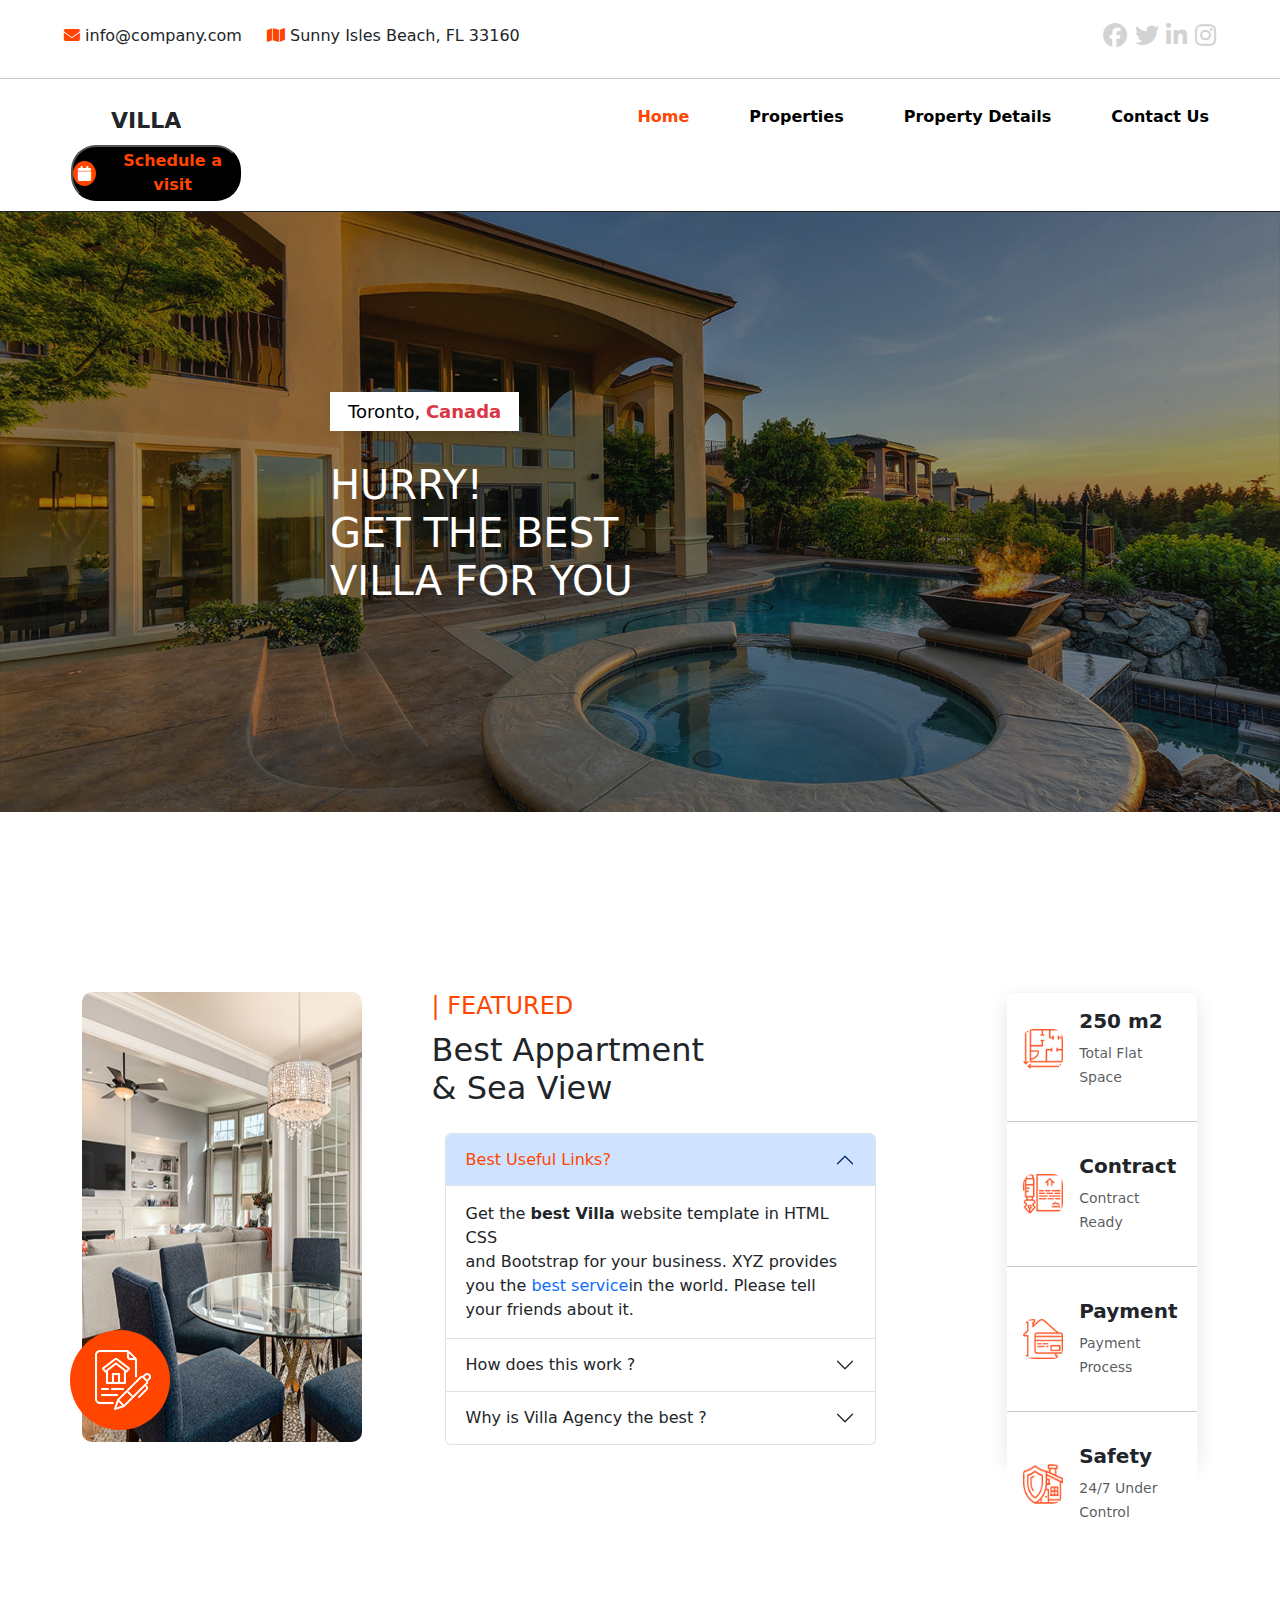
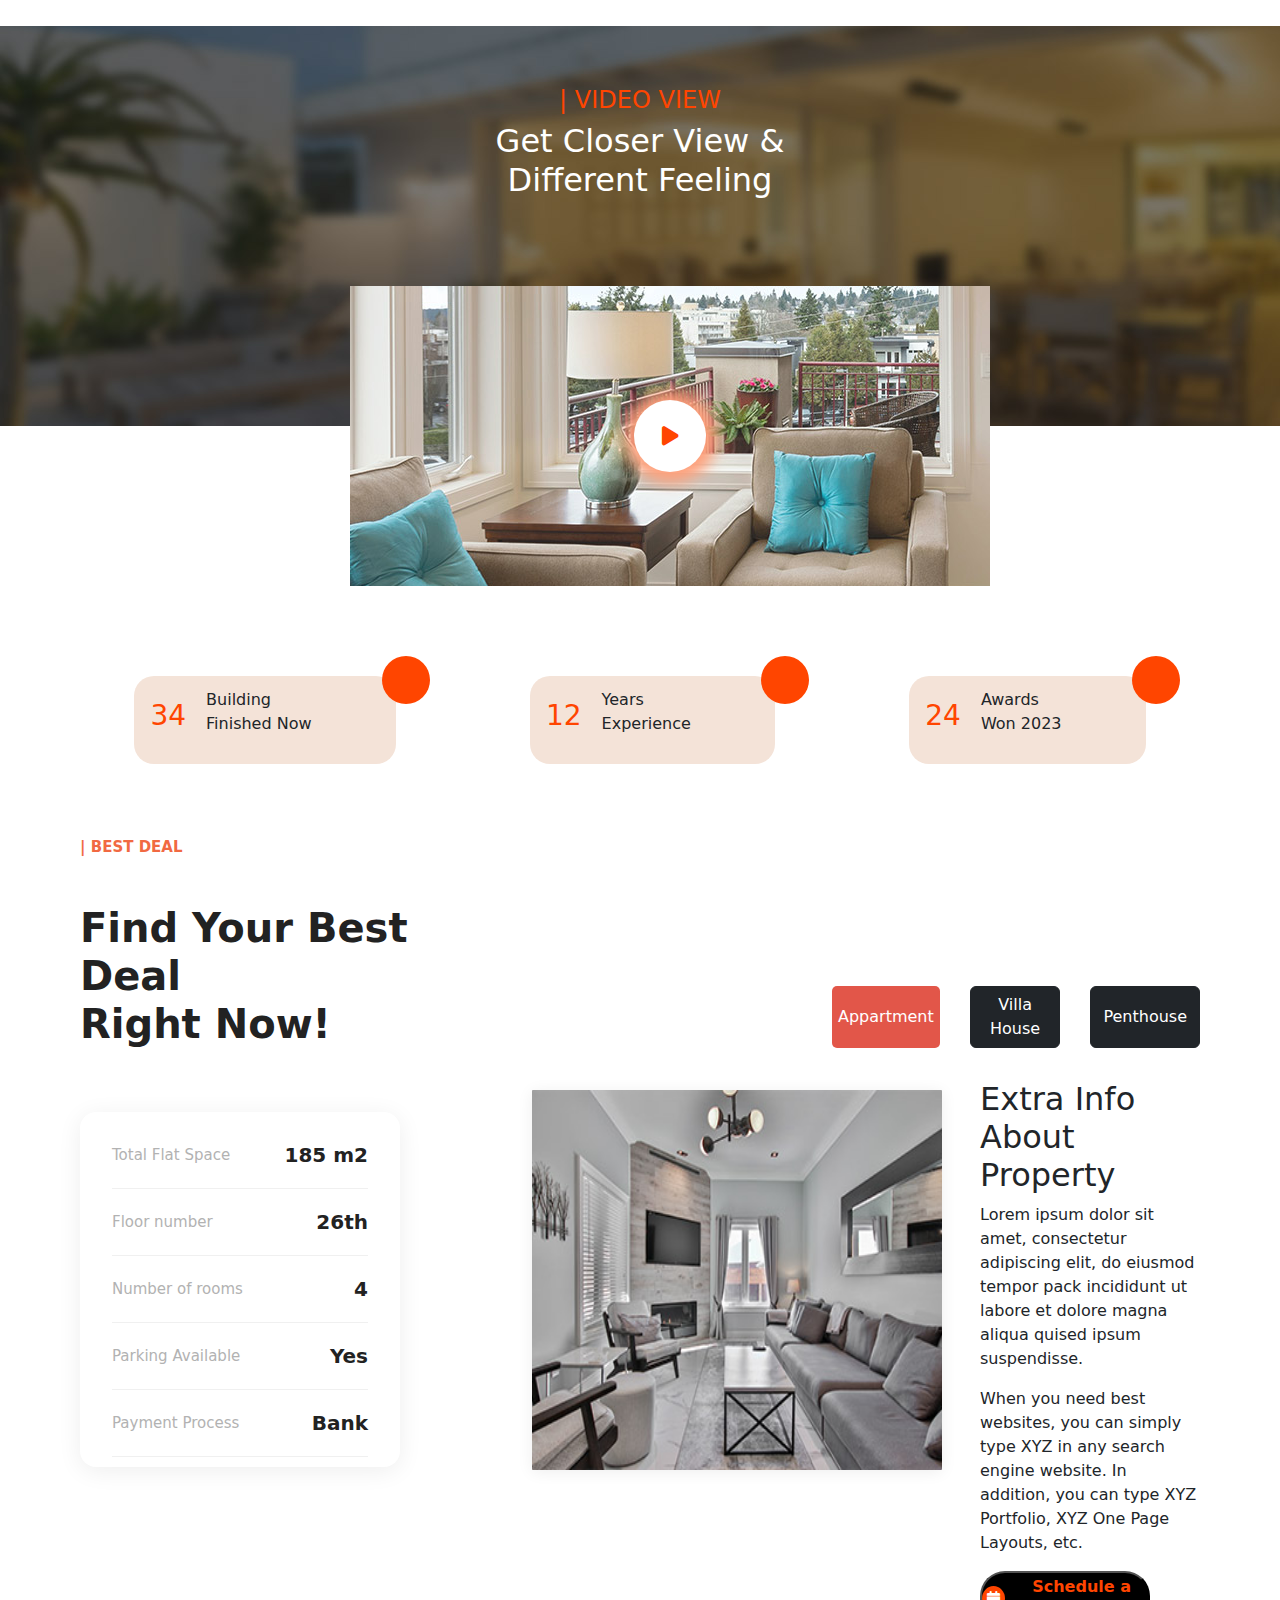
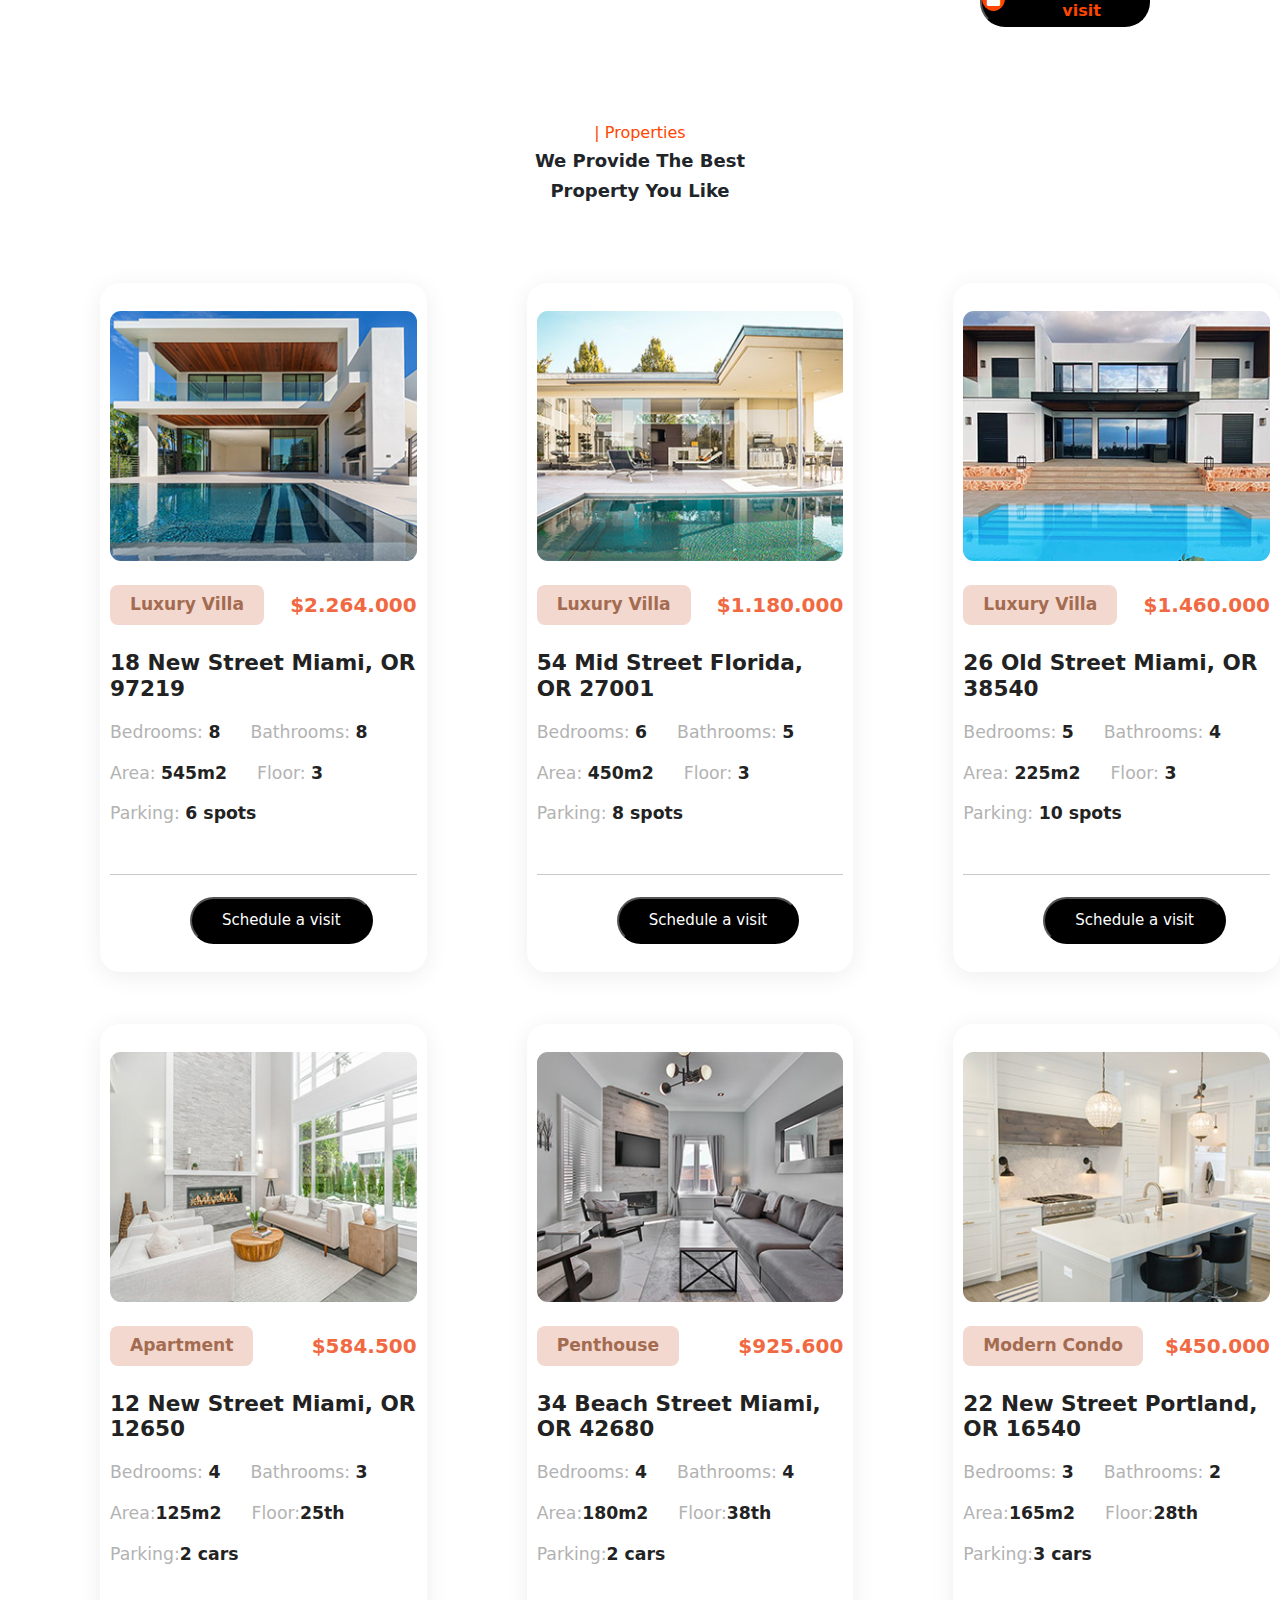
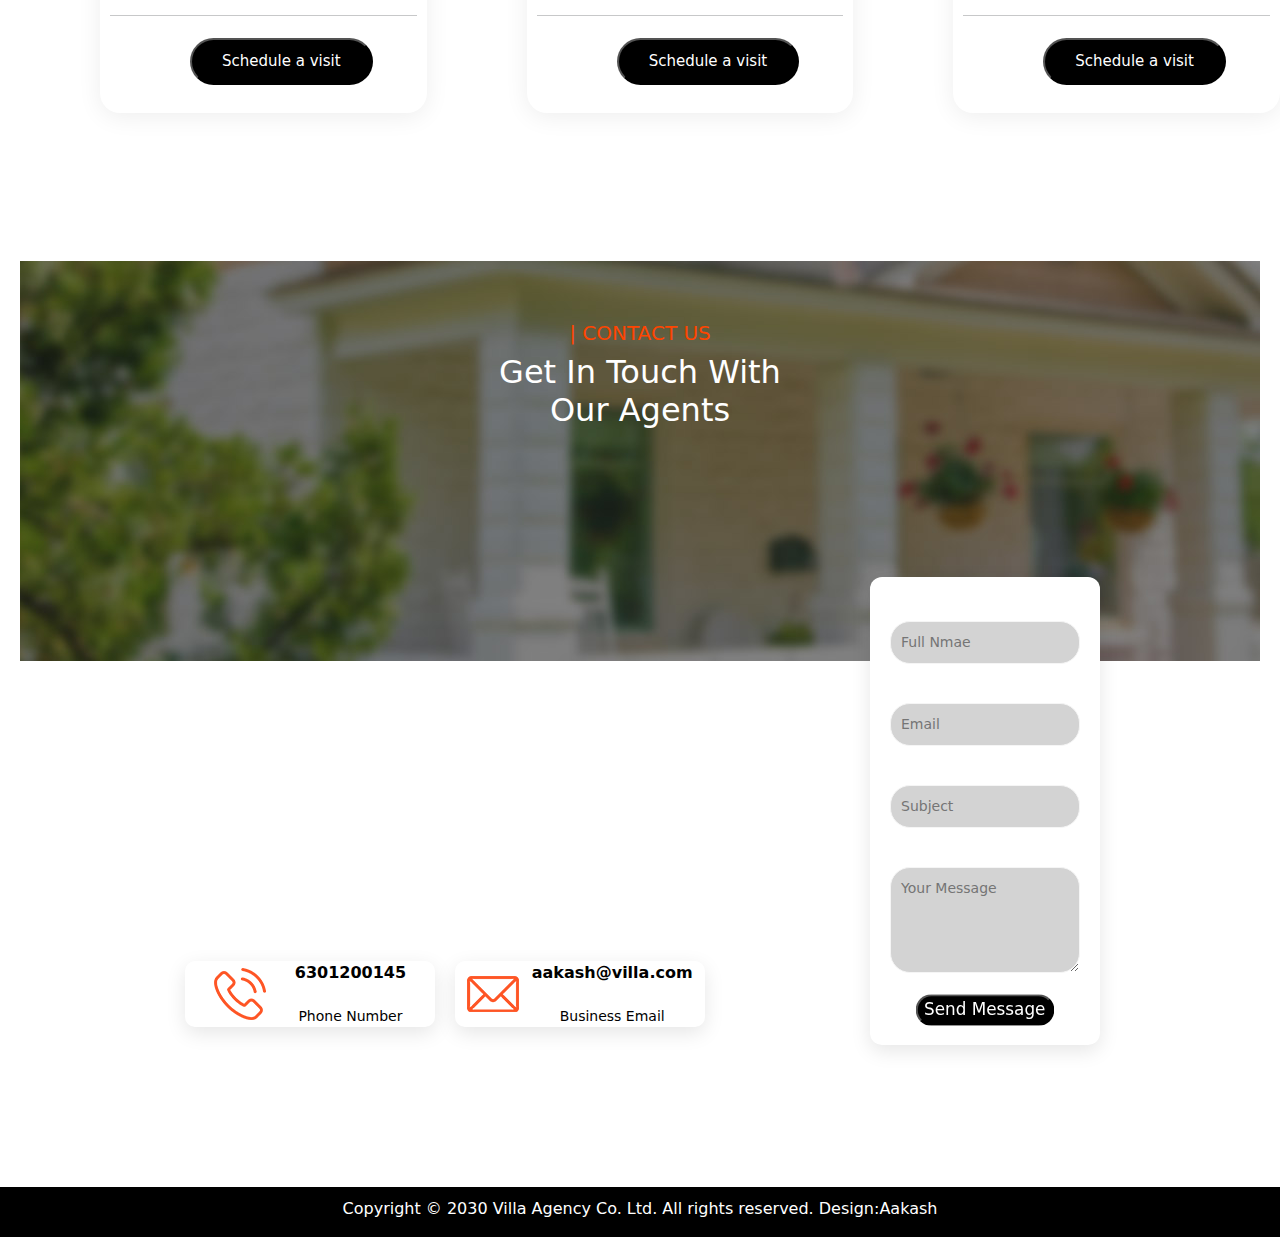
<file: index.html>
<!DOCTYPE html>
<html lang="en">

<head>
  <meta charset="UTF-8">
  <meta name="viewport" content="width=device-width, initial-scale=1.0">
  <title>Villas</title>
  <link rel="stylesheet" href="https://cdnjs.cloudflare.com/ajax/libs/font-awesome/6.4.0/css/all.min.css" />
  <link rel="stylesheet" href="./style.css">

  <!-- Bootstrap CSS CDN -->
  <link href="https://cdn.jsdelivr.net/npm/bootstrap@5.3.3/dist/css/bootstrap.min.css" rel="stylesheet">
  <!-- Bootstrap Icons CDN -->
  <link href="https://cdn.jsdelivr.net/npm/bootstrap-icons@1.10.5/font/bootstrap-icons.css" rel="stylesheet">

</head>

<body>
  <!-- Top Info Bar -->
  <!--top information bar-->
  <header class="header">
    <div class="top-bar">
      <div class="email">
        <i class="fas fa-envelope"></i>
        <span>info@company.com </span>

        <i class="fas fa-map"></i>
        <span>Sunny Isles Beach, FL 33160</span>
      </div>
      <div class="social-icons">

        <a href="#"><i class="fa-brands fa-facebook"></i></a></span>
        <a href="#"><i class="fab fa-twitter"></i></a></span>
        <a href="#"><i class="fab fa-linkedin-in"></i></a></span>
        <a href="#"><i class="fab fa-instagram"></i></a></span>
      </div>
    </div>
  </header>
  <hr>
  <!-- Navbar -->

  <nav class="navbar" id="navbar">
    <div class="container">
      <h2 class="logo">VILLA</h2>
      <ul class="nav-links">
        <li><a href="#" class="active1">Home</a></li>
        <li><a href="./properties.html">Properties</a></li>
        <li><a href="./propertydetails.html">Property Details</a></li>
        <li><a href="./Contact Us.html">Contact Us</a></li>
      </ul>
      <button class="schedule-btn">
        <span class="icon"><i class="fa-solid fa-calendar"></i></span>
        Schedule a visit
      </button>
    </div>
  </nav>
  <!-- Hero Section -->
  <div class="hero-section">

    <img src="./assets/images/banner-01.jpg" alt="Villa" class="hero-img">
    <div class="hero-content">
      <span class="location-badge">Toronto, <span class="text-danger">Canada</span></span>
      <h1>HURRY!<br>GET THE BEST<br>VILLA FOR YOU</h1>
    </div>
  </div>
  <br><br><br><br><br>




  <section class="featured container">
    <div class="featured-start">
      <div class="featured-left">
        <img src="./assets/images/featured.jpg" alt="Apartment">
      </div>

      <div class="featured-middle">
        <h4 class="section-tag">| FEATURED</h4>
        <h2>Best Appartment <br>
          & Sea View</h2>

        <div class="accordion" id="accordionExample">
          <div class="accordion-item">
            <h2 class="accordion-header">
              <button class="accordion-button" type="button" data-bs-toggle="collapse" data-bs-target="#collapseOne"
                aria-expanded="true" aria-controls="collapseOne" id="active">
                Best Useful Links?
              </button>
            </h2>
            <div id="collapseOne" class="accordion-collapse collapse show" data-bs-parent="#accordionExample">
              <div class="accordion-body">
                Get the <b>best Villa</b> website template in HTML CSS <br>
                and Bootstrap for your business. XYZ provides <br>
                you the <a href="#">best service</a>in the world.
                Please tell your friends about it.
              </div>
            </div>
          </div>
          <div class="accordion-item">
            <h2 class="accordion-header">
              <button class="accordion-button collapsed" type="button" data-bs-toggle="collapse"
                data-bs-target="#collapseTwo" aria-expanded="false" aria-controls="collapseTwo">
                How does this work ?
              </button>
            </h2>
            <div id="collapseTwo" class="accordion-collapse collapse" data-bs-parent="#accordionExample">
              <div class="accordion-body">
                Get the <b>best Villa</b> website template in HTML CSS <br>
                and Bootstrap for your business. XYZ provides <br>
                you the <a href="#">best service</a>in the world.
                Please tell your friends about it.
              </div>
            </div>
          </div>
          <div class="accordion-item">
            <h2 class="accordion-header">
              <button class="accordion-button collapsed" type="button" data-bs-toggle="collapse"
                data-bs-target="#collapseThree" aria-expanded="false" aria-controls="collapseThree">
                Why is Villa Agency the best ?
              </button>
            </h2>
            <div id="collapseThree" class="accordion-collapse collapse" data-bs-parent="#accordionExample">
              <div class="accordion-body">
                Get the <b>best Villa</b> website template in HTML CSS <br>
                and Bootstrap for your business. XYZ provides <br>
                you the <a href="#">best service</a>in the world.
                Please tell your friends about it.
              </div>
            </div>
          </div>
        </div>
      </div>

      <div class="cards">
        <div class="card p-3  border-0 mb-3">
          <div class="d-flex align-items-center">
            <img src="./assets/images/info-icon-01.png" alt="Area" class="feature-icon me-3">
            <div>
              <h5 class="fw-bold">250 m2</h5>
              <small class="text-muted">Total Flat Space</small>
            </div>
          </div>
        </div>
        <hr>

        <div class="card p-3  border-0 mb-3">
          <div class="d-flex align-items-center">
            <img src="./assets/images/info-icon-02.png" alt="Contract" class="feature-icon me-3">
            <div>
              <h5 class=" fw-bold">Contract</h5>
              <small class="text-muted">Contract Ready</small>
            </div>
          </div>
        </div>
        <hr>

        <div class="card p-3  border-0 mb-3">
          <div class="d-flex align-items-center">
            <img src="./assets/images/info-icon-03.png" alt="Payment" class="feature-icon me-3">
            <div>
              <h5 class="fw-bold">Payment</h5>
              <small class="text-muted">Payment Process</small>
            </div>
          </div>
        </div>
        <hr>

        <div class="card p-3  border-0">
          <div class="d-flex align-items-center">
            <img src="./assets/images/info-icon-04.png" alt="Safety" class="feature-icon me-3">
            <div>
              <h5 class="fw-bold">Safety</h5>
              <small class="text-muted">24/7 Under Control</small>
            </div>
          </div>
        </div>
      </div>
    </div>
    <div class="featuredicon">

    </div>
  </section>
  <br><br><br><br>

  <div class="videoview">
    <h4 class="video-tag">| VIDEO VIEW</h4>
    <h2>Get Closer View & <br> Different Feeling</h2>
    <div class="videoframe">
      <div class="play-btn"><i class="fa fa-play"></i></div>
    </div>
  </div>

  <div class="stats">

    <div class="stat">
      <h3>34</h3>
      <p>Building <br> Finished Now</p>
      <div class="stat-circle"></div>
    </div>

    <div class="stat">
      <h3>12</h3>
      <p>Years <br> Experience</p>
      <div class="stat-circle"></div>
    </div>

    <div class="stat">
      <h3>24</h3>
      <p>Awards <br> Won 2023</p>
      <div class="stat-circle"></div>
    </div>
  </div>
 
  <br><br><br>
  <div class="container1">
    <div class="left-section">
      <span class="label">| BEST DEAL</span><br>
      <h1 class="deal">Find Your Best Deal<br>Right Now!</h1><br>

      <div class="property-details">
        <div class="detail-row">
          <span>Total Flat Space</span>
          <span class="detail-value">185 m2</span>
        </div>
        <div class="detail-row">
          <span>Floor number</span>
          <span class="detail-value">26th</span>
        </div>
        <div class="detail-row">
          <span>Number of rooms</span>
          <span class="detail-value">4</span>
        </div>
        <div class="detail-row">
          <span>Parking Available</span>
          <span class="detail-value">Yes</span>
        </div>
        <div class="detail-row">
          <span>Payment Process</span>
          <span class="detail-value">Bank</span>
        </div>
      </div>
    </div>
    <div class="right-section">
      <div class="button-group">
        <button class="active2">Appartment</button>
        <button class="btn btn-dark">Villa House</button>
        <button class="btn btn-dark">Penthouse</button>
      </div>
      <div class="property">
        <img src="./assets/images/property-05.jpg" alt="Living Room" class="property-image">
        <div class="info-section">
          <h2 class="info-title">Extra Info About Property</h2>
          <p class="info-desc">
            Lorem ipsum dolor sit amet, consectetur adipiscing elit, do eiusmod tempor pack incididunt ut labore et
            dolore magna aliqua quised ipsum suspendisse.
          </p>
          <p class="info-desc">
            When you need best websites, you can simply type XYZ in any search engine website. In addition, you can type
            XYZ Portfolio, XYZ One Page Layouts, etc.
          </p>
          <button class="schedule-btn">
            <span class="icon"><i class="fa-solid fa-calendar"></i></span>
            Schedule a visit
          </button>
        </div>
      </div>
    </div>
  </div>
  <br><br><br><br>
  <div class="name">
    <h6>| Properties</h6><br>
  </div>
  <div class="matter">
    <h6> We Provide The Best</h6>
    <h5> Property You Like</h5>
  </div>
  <br><br><br>
  <div class="villa-list">
    <div class="villa-card">
      <img src="./assets/images/property-01.jpg" alt="Villa 1" class="villa-image">
      <div class="villa-row">
        <span class="villa-type">Luxury Villa</span>
        <span class="villa-price">$2.264.000</span>
      </div>
      <h2 class="villa-title">18 New Street Miami, OR 97219</h2>
      <div class="villa-info">
        <span>Bedrooms: <b>8</b></span>
        <span>Bathrooms: <b>8</b></span>
        <span>Area: <b>545m2</b></span>
        <span>Floor: <b>3</b></span>
        <span>Parking: <b>6 spots</b></span>
      </div>
      <hr class="villa-divider">
      <button class="villa-btn">Schedule a visit</button>
    </div>
    <div class="villa-card">
      <img src="./assets/images/property-02.jpg" alt="Villa 1" class="villa-image">
      <div class="villa-row">
        <span class="villa-type">Luxury Villa</span>
        <span class="villa-price">$1.180.000</span>
      </div>
      <h2 class="villa-title">54 Mid Street Florida, OR 27001</h2>
      <div class="villa-info">
        <span>Bedrooms: <b>6</b></span>
        <span>Bathrooms: <b>5</b></span>
        <span>Area: <b>450m2</b></span>
        <span>Floor: <b>3</b></span>
        <span>Parking: <b>8 spots</b></span>
      </div>
      <hr class="villa-divider">
      <button class="villa-btn">Schedule a visit</button>
    </div>
    <div class="villa-card">
      <img src="./assets/images/property-03.jpg" alt="Villa 1" class="villa-image">
      <div class="villa-row">
        <span class="villa-type">Luxury Villa</span>
        <span class="villa-price">$1.460.000</span>
      </div>
      <h2 class="villa-title">26 Old Street Miami, OR 38540</h2>
      <div class="villa-info">
        <span>Bedrooms: <b>5</b></span>
        <span>Bathrooms: <b>4</b></span>
        <span>Area: <b>225m2</b></span>
        <span>Floor: <b>3</b></span>
        <span>Parking: <b>10 spots</b></span>
      </div>
      <hr class="villa-divider">
      <button class="villa-btn">Schedule a visit</button>
    </div>
  </div>
  <br><br>
  <div class="villa-list">
    <div class="villa-card">
      <img src="./assets/images/property-04.jpg" alt="Villa 1" class="villa-image">
      <div class="villa-row">
        <span class="villa-type">Apartment</span>
        <span class="villa-price">$584.500</span>
      </div>
      <h2 class="villa-title">12 New Street Miami, OR 12650</h2>
      <div class="villa-info">
        <span>Bedrooms: <b>4</b></span>
        <span>Bathrooms: <b>3</b></span>
        <span>Area:<b>125m2</b></span>
        <span>Floor:<b>25th</b></span>
        <span>Parking:<b>2 cars</b></span>
      </div>
      <hr class="villa-divider">
      <button class="villa-btn">Schedule a visit</button>
    </div>
    <div class="villa-card">
      <img src="./assets/images/property-05.jpg" alt="Villa 1" class="villa-image">
      <div class="villa-row">
        <span class="villa-type">Penthouse</span>
        <span class="villa-price">$925.600</span>
      </div>
      <h2 class="villa-title">34 Beach Street Miami, OR 42680</h2>
      <div class="villa-info">
        <span>Bedrooms: <b>4</b></span>
        <span>Bathrooms: <b>4</b></span>
        <span>Area:<b>180m2</b></span>
        <span>Floor:<b>38th</b></span>
        <span>Parking:<b>2 cars</b></span>
      </div>
      <hr class="villa-divider">
      <button class="villa-btn">Schedule a visit</button>
    </div>
    <div class="villa-card">
      <img src="./assets/images/property-06.jpg" alt="Villa 1" class="villa-image">
      <div class="villa-row">
        <span class="villa-type">Modern Condo</span>
        <span class="villa-price">$450.000</span>
      </div>
      <h2 class="villa-title">22 New Street Portland, OR 16540</h2>
      <div class="villa-info">
        <span>Bedrooms: <b>3</b></span>
        <span>Bathrooms: <b>2</b></span>
        <span>Area:<b>165m2</b></span>
        <span>Floor:<b>28th</b></span>
        <span>Parking:<b>3 cars</b></span>
      </div>
      <hr class="villa-divider">
      <button class="villa-btn">Schedule a visit</button>
    </div>
  </div>
  <br><br><br><br>
  <section class="contact-section">
    <div class="title">
      <h5 class="sub-title">| CONTACT US</h5>
      <h2>Get In Touch With <br> Our Agents</h2>

      <div class="contact-container">
        <div class="map">
          <iframe
            src="https://www.google.com/maps/embed?pb=!1m18!1m12!1m3!1d25594.543844300773!2d80.39232400710935!3d15.794370930116106!2m3!1f0!2f0!3f0!3m2!1i1024!2i768!4f13.1!3m3!1m2!1s0x3a4a443000000001%3A0x632fd24d77cf437!2zQ2hpcmFsYSBCZWFjaCwg4LCa4LGA4LCw4LC-4LCyIOCwrOCxgOCwmuCxjQ!5e1!3m2!1sen!2sin!4v1758000900683!5m2!1sen!2sin"
            width="600" height="450" style="border:0;" allowfullscreen="" loading="lazy"
            referrerpolicy="no-referrer-when-downgrade">
            width="600" height="450" style="border:0;" allowfullscreen="" loading="lazy"
            referrerpolicy="no-referrer-when-downgrade">
          </iframe>
        </div>

        <div class="form">
          <form>
            <label for="name"> Name</label>
            <input type="text" id="name" name="name" placeholder="Full Nmae">

            <label for="email">Email</label>
            <input type="email" id="email" name="email" placeholder="Email">


            <label for="subject">Subject</label>
            <input type="subject" id="subject" name="subject" placeholder="Subject">

            <label for="message">Message</label>
            <textarea placeholder="Your Message" rows="4"></textarea>
            <button class="submit">Send Message</button>
          </form>
        </div>
      </div>
    </div>

    <div class="info-boxes">
      <div class="info">
        <img src="./assets/images/phone-icon.png" alt="phone">
        <p><strong>6301200145</strong><br>Phone Number</p>
      </div>
      <div class="info">
        <img src="./assets/images/email-icon.png" alt="mail">
        <p><strong>aakash@villa.com</strong><br>Business Email</p>
      </div>
    </div>
  </section>
  <footer>
    <p>Copyright © 2030 Villa Agency Co. Ltd. All rights reserved. Design:Aakash</p>
  </footer>



  <script src="https://cdn.jsdelivr.net/npm/bootstrap@5.3.8/dist/js/bootstrap.bundle.min.js"
    integrity="sha384-FKyoEForCGlyvwx9Hj09JcYn3nv7wiPVlz7YYwJrWVcXK/BmnVDxM+D2scQbITxI" crossorigin="anonymous">
    </script>

</body>

</html>
</file>
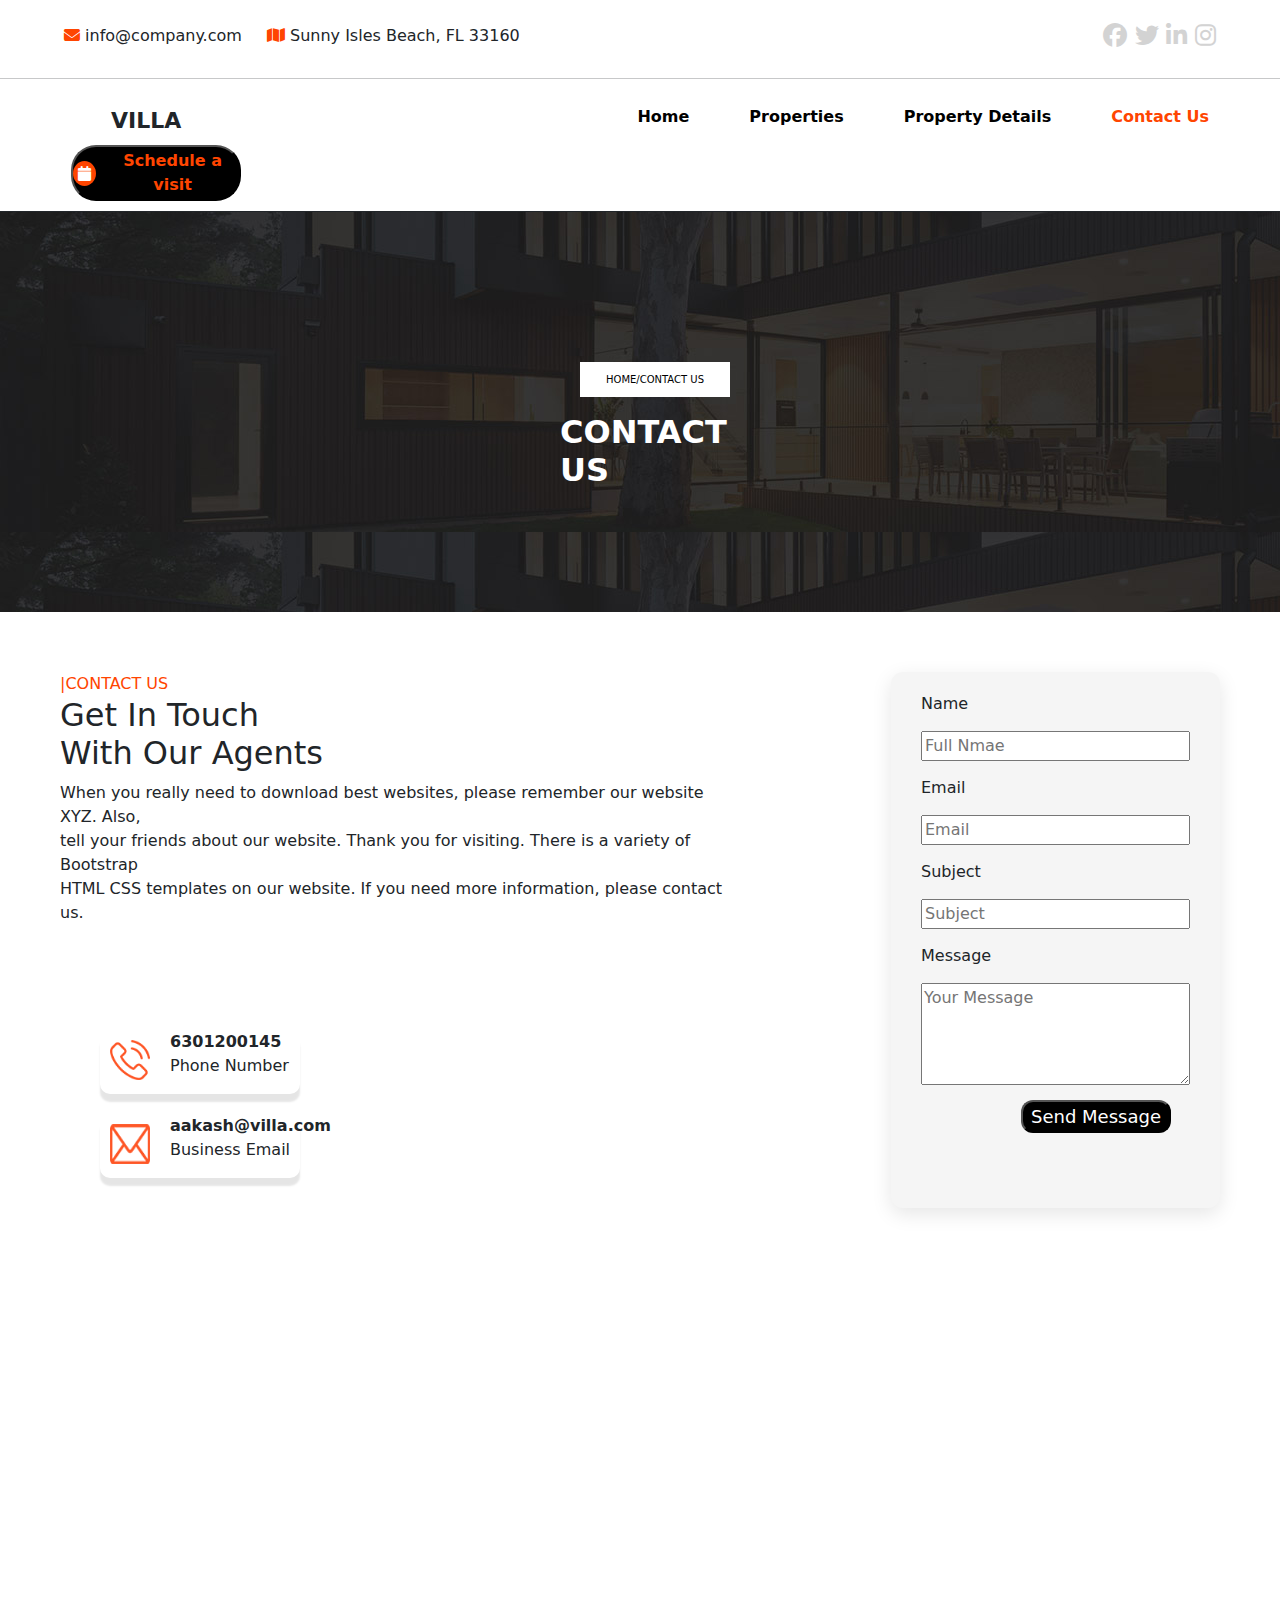
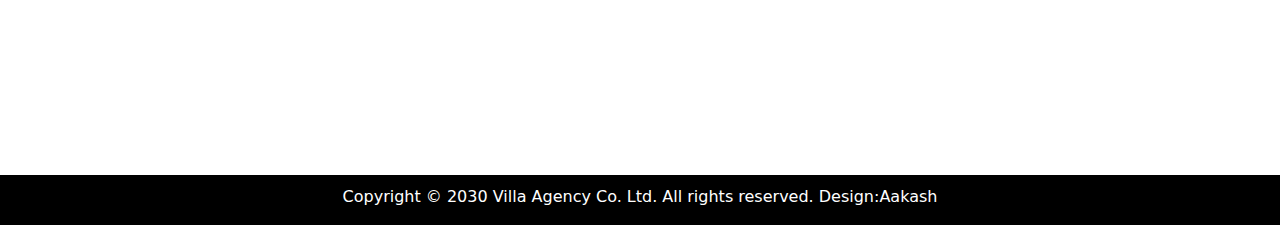
<file: Contact Us.html>
<!DOCTYPE html>
<html lang="en">

<head>
    <meta charset="UTF-8">
    <meta name="viewport" content="width=device-width, initial-scale=1.0">
    <title>Contact Us</title>
    <link rel="stylesheet" href="./style.css">
    <link rel="stylesheet" href="https://cdnjs.cloudflare.com/ajax/libs/font-awesome/6.4.0/css/all.min.css" />
    <!-- Bootstrap CSS CDN -->
    <link href="https://cdn.jsdelivr.net/npm/bootstrap@5.3.3/dist/css/bootstrap.min.css" rel="stylesheet">
    <!-- Bootstrap Icons CDN -->
    <link href="https://cdn.jsdelivr.net/npm/bootstrap-icons@1.10.5/font/bootstrap-icons.css" rel="stylesheet">

</head>

<body>
    <header class="header">
        <div class="top-bar">
            <div class="email">
                <i class="fas fa-envelope"></i>
                <span>info@company.com </span>

                <i class="fas fa-map"></i>
                <span>Sunny Isles Beach, FL 33160</span>
            </div>
            <div class="social-icons">

                <a href=""><i class="fa-brands fa-facebook"></i></a></span>
                <a href=""><i class="fab fa-twitter"></i></a></span>
                <a href=""><i class="fab fa-linkedin-in"></i></a></span>
                <a href=""><i class="fab fa-instagram"></i></a></span>
            </div>
        </div>
    </header>
    <hr>
    <!-- Navbar -->
  
    <nav class="navbar" id="navbar">
        <div class="container">
            <h2 class="logo">VILLA</h2>
            <ul class="nav-links">
                <li><a href="./index.html">Home</a></li>
                <li><a href="./properties.html">Properties</a></li>
                <li><a href="./propertydetails.html">Property Details</a></li>
                <li><a href="#" class="active4">Contact Us</a></li>
            </ul>
            <button class="schedule-btn">
                <span class="icon"><i class="fa-solid fa-calendar"></i></span>
                Schedule a visit
            </button>
        </div>
    </nav>
    <section class="head">
        <div class="propertyheader">
            <p>HOME/CONTACT US</p>
            <h2>CONTACT US</h2>
        </div>
    </section>

    <section class="contact-table">
        <div class="contact-table1">
            <!-- Left Side: Info -->
            <div class="contact-title">
                <span class="tag">|CONTACT US</span>
                <h2>Get In Touch <br> With Our Agents</h2>
                <p>
                    When you really need to download best websites, please remember our website XYZ. Also, <br>
                    tell your friends about our website. Thank you for visiting. There is a variety of Bootstrap
                    <br>
                    HTML CSS templates on our website. If you need more information, please contact us.
                </p>

                <div class="info-box">
                    <div class="info-item ">
                        <img src="./assets/images/phone-icon.png" alt="">
                        <div>
                            <strong>6301200145</strong><br>
                            <p>Phone Number</p>
                        </div>

                    </div>
                    <div class="info-item">
                        <img src="./assets/images/email-icon.png" alt="">
                        <div>
                            <strong>aakash@villa.com</strong><br>
                            <p> Business Email</p>
                        </div>
                    </div>
                </div>
            </div>

            <!-- Right Side: Form -->

            <div class="form1">
                <form>
                    <label for="name"> Name</label>
                    <input type="text" id="name" name="name" placeholder="Full Nmae">

                    <label for="email">Email</label>
                    <input type="email" id="email" name="email" placeholder="Email">


                    <label for="subject">Subject</label>
                    <input type="subject" id="subject" name="subject" placeholder="Subject">
                    <label for="message">Message</label>
                    <textarea placeholder="Your Message" rows="4"></textarea>
                    <button class="submit1">Send Message</button>
                </form>
            </div>
        </div>
    </section>

    <!-- Contact Sections Starts Here -->

    <!-- Maps Sections Starts Here -->


    <iframe
        src="https://www.google.com/maps/embed?pb=!1m18!1m12!1m3!1d25588.15467445092!2d80.50164850719166!3d15.844856127338128!2m3!1f0!2f0!3f0!3m2!1i1024!2i768!4f13.1!3m3!1m2!1s0x3a4a39248cb229c3%3A0x96f9ee9acc8f8c43!2sSuryalanka%20Beach!5e1!3m2!1sen!2sin!4v1758013029869!5m2!1sen!2sin"
        width="600" height="450" style="border:0;" allowfullscreen="" loading="lazy"
        referrerpolicy="no-referrer-when-downgrade" class="googlemap"></iframe>




    <footer>
        <p>Copyright © 2030 Villa Agency Co. Ltd. All rights reserved. Design:Aakash</p>
    </footer>
    <script src="https://cdn.jsdelivr.net/npm/bootstrap@5.3.8/dist/js/bootstrap.bundle.min.js"
        integrity="sha384-FKyoEForCGlyvwx9Hj09JcYn3nv7wiPVlz7YYwJrWVcXK/BmnVDxM+D2scQbITxI" crossorigin="anonymous">
        </script>
</body>

</html>
</file>
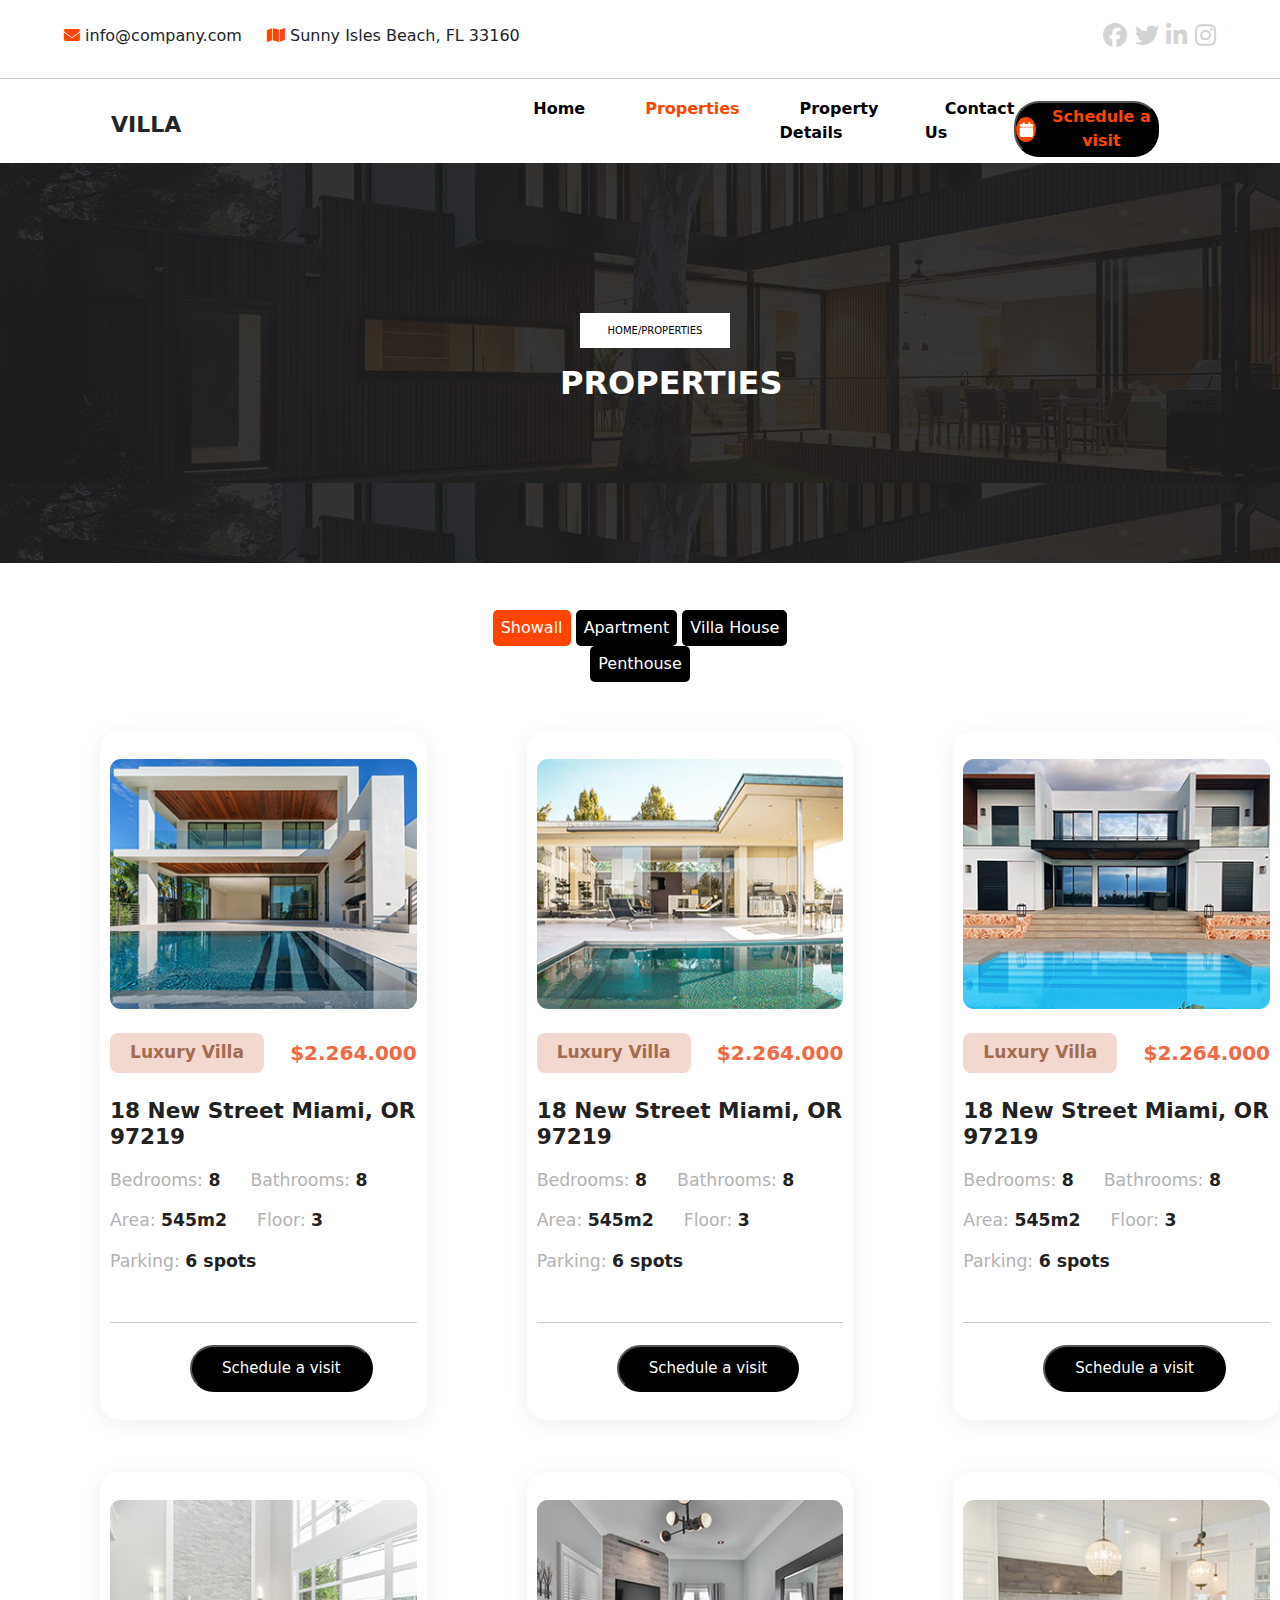
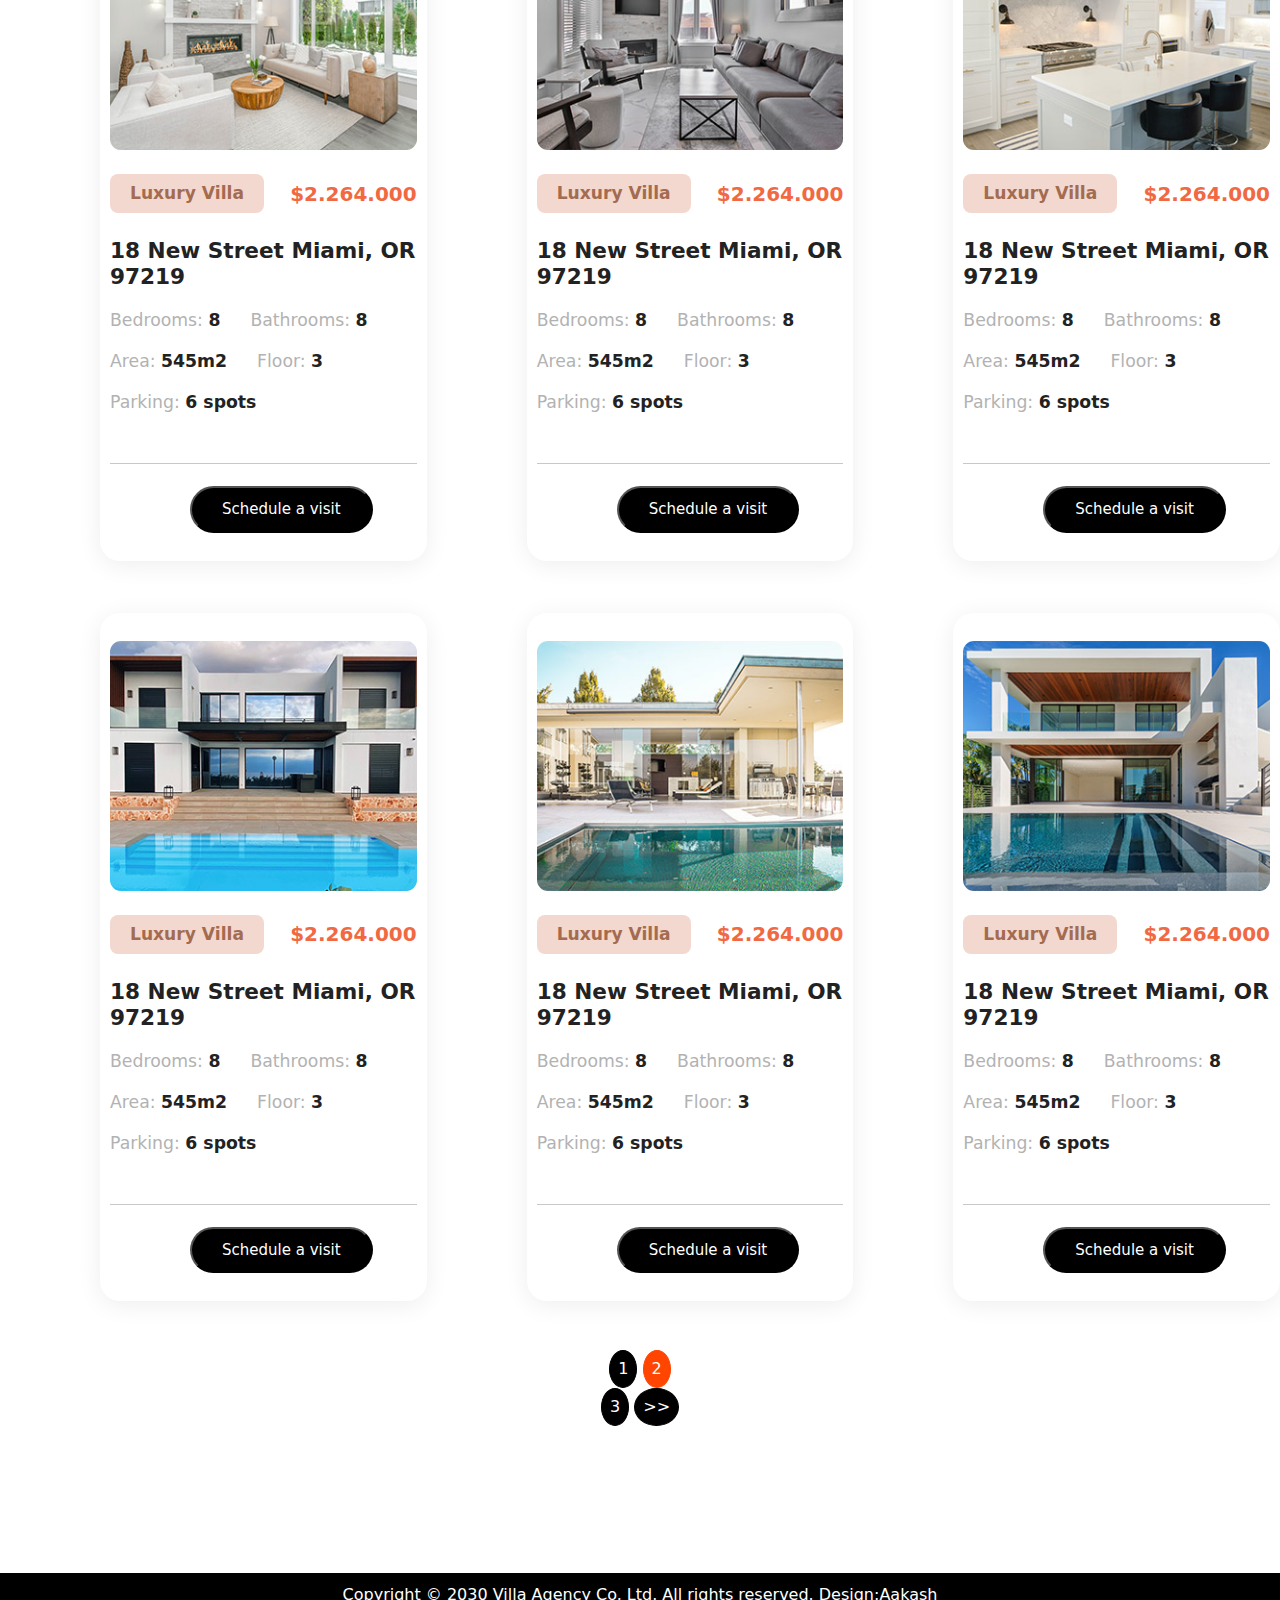
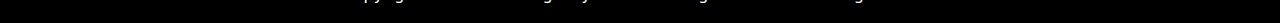
<file: properties.html>
<!DOCTYPE html>
<html lang="en">

<head>
    <meta charset="UTF-8">
    <meta name="viewport" content="width=device-width, initial-scale=1.0">
    <title>Villas</title>
    <link rel="stylesheet" href="https://cdnjs.cloudflare.com/ajax/libs/font-awesome/6.4.0/css/all.min.css" />
    <link rel="stylesheet" href="./style.css">

    <!-- Bootstrap CSS CDN -->
    <link href="https://cdn.jsdelivr.net/npm/bootstrap@5.3.3/dist/css/bootstrap.min.css" rel="stylesheet">
    <!-- Bootstrap Icons CDN -->
    <link href="https://cdn.jsdelivr.net/npm/bootstrap-icons@1.10.5/font/bootstrap-icons.css" rel="stylesheet">

</head>

<body>
    <!-- Top Info Bar -->
    <!--top information bar-->
    <header class="header">
        <div class="top-bar">
            <div class="email">
                <i class="fas fa-envelope"></i>
                <span>info@company.com </span>

                <i class="fas fa-map"></i>
                <span>Sunny Isles Beach, FL 33160</span>
            </div>
            <div class="social-icons">

                <a href=""><i class="fa-brands fa-facebook"></i></a></span>
                <a href=""><i class="fab fa-twitter"></i></a></span>
                <a href=""><i class="fab fa-linkedin-in"></i></a></span>
                <a href=""><i class="fab fa-instagram"></i></a></span>
            </div>
        </div>
    </header>
    <hr>
    <!-- Navbar -->
    <nav>
        <div class="container">
            <h2 class="logo">VILLA</h2>
            <ul class="nav-links">
                <li><a href="./index.html" >Home</a></li>
                <li><a href="./properties.html" class="active1">Properties</a></li>
                <li><a href="./propertydetails.html" >Property Details</a></li>
                <li><a href="./Contact Us.html">Contact Us</a></li>
            </ul>
            <button class="schedule-btn">
                <span class="icon"><i class="fa-solid fa-calendar"></i></span>
                Schedule a visit
            </button>
        </div>
    </nav>
    <!-- <div class="hero-section">

        <img src="./assets/images/page-heading-bg.jpg" height="300px" alt="Villa" class="hero-img">
        <div class="hero-content">
            <span class="location-badge">Toronto, <span class="text-danger">Canada</span></span>
            <h1>HURRY!<br>GET THE BEST<br>VILLA FOR YOU</h1>
        </div>
    </div> -->
    <section class="head">
        <div class="propertyheader">
            <p>HOME/PROPERTIES</p>
            <h2>PROPERTIES</h2>

        </div>
    </section>
    <section class="btn">
        <div class="button">
            <button class="active">Showall</button>
            <button class="house">Apartment</button>
            <button class="house">Villa House</button>
            <button class="house">Penthouse</button>
        </div>
    </section>
    <div class="villa-list">
        <div class="villa-card">
            <img src="./assets/images/property-01.jpg" alt="Villa 1" class="villa-image">
            <div class="villa-row">
                <span class="villa-type">Luxury Villa</span>
                <span class="villa-price">$2.264.000</span>
            </div>
            <h2 class="villa-title">18 New Street Miami, OR 97219</h2>
            <div class="villa-info">
                <span>Bedrooms: <b>8</b></span>
                <span>Bathrooms: <b>8</b></span>
                <span>Area: <b>545m2</b></span>
                <span>Floor: <b>3</b></span>
                <span>Parking: <b>6 spots</b></span>
            </div>
            <hr class="villa-divider">
            <button class="villa-btn">Schedule a visit</button>
        </div>
        <div class="villa-card">
            <img src="./assets/images/property-02.jpg" alt="Villa 1" class="villa-image">
            <div class="villa-row">
                <span class="villa-type">Luxury Villa</span>
                <span class="villa-price">$2.264.000</span>
            </div>
            <h2 class="villa-title">18 New Street Miami, OR 97219</h2>
            <div class="villa-info">
                <span>Bedrooms: <b>8</b></span>
                <span>Bathrooms: <b>8</b></span>
                <span>Area: <b>545m2</b></span>
                <span>Floor: <b>3</b></span>
                <span>Parking: <b>6 spots</b></span>
            </div>
            <hr class="villa-divider">
            <button class="villa-btn">Schedule a visit</button>
        </div>
        <div class="villa-card">
            <img src="./assets/images/property-03.jpg" alt="Villa 1" class="villa-image">
            <div class="villa-row">
                <span class="villa-type">Luxury Villa</span>
                <span class="villa-price">$2.264.000</span>
            </div>
            <h2 class="villa-title">18 New Street Miami, OR 97219</h2>
            <div class="villa-info">
                <span>Bedrooms: <b>8</b></span>
                <span>Bathrooms: <b>8</b></span>
                <span>Area: <b>545m2</b></span>
                <span>Floor: <b>3</b></span>
                <span>Parking: <b>6 spots</b></span>
            </div>
            <hr class="villa-divider">
            <button class="villa-btn">Schedule a visit</button>
        </div>
    </div>
    <br><br>
    <div class="villa-list">
        <div class="villa-card">
            <img src="./assets/images/property-04.jpg" alt="Villa 1" class="villa-image">
            <div class="villa-row">
                <span class="villa-type">Luxury Villa</span>
                <span class="villa-price">$2.264.000</span>
            </div>
            <h2 class="villa-title">18 New Street Miami, OR 97219</h2>
            <div class="villa-info">
                <span>Bedrooms: <b>8</b></span>
                <span>Bathrooms: <b>8</b></span>
                <span>Area: <b>545m2</b></span>
                <span>Floor: <b>3</b></span>
                <span>Parking: <b>6 spots</b></span>
            </div>
            <hr class="villa-divider">
            <button class="villa-btn">Schedule a visit</button>
        </div>
        <div class="villa-card">
            <img src="./assets/images/property-05.jpg" alt="Villa 1" class="villa-image">
            <div class="villa-row">
                <span class="villa-type">Luxury Villa</span>
                <span class="villa-price">$2.264.000</span>
            </div>
            <h2 class="villa-title">18 New Street Miami, OR 97219</h2>
            <div class="villa-info">
                <span>Bedrooms: <b>8</b></span>
                <span>Bathrooms: <b>8</b></span>
                <span>Area: <b>545m2</b></span>
                <span>Floor: <b>3</b></span>
                <span>Parking: <b>6 spots</b></span>
            </div>
            <hr class="villa-divider">
            <button class="villa-btn">Schedule a visit</button>
        </div>
        <div class="villa-card">
            <img src="./assets/images/property-06.jpg" alt="Villa 1" class="villa-image">
            <div class="villa-row">
                <span class="villa-type">Luxury Villa</span>
                <span class="villa-price">$2.264.000</span>
            </div>
            <h2 class="villa-title">18 New Street Miami, OR 97219</h2>
            <div class="villa-info">
                <span>Bedrooms: <b>8</b></span>
                <span>Bathrooms: <b>8</b></span>
                <span>Area: <b>545m2</b></span>
                <span>Floor: <b>3</b></span>
                <span>Parking: <b>6 spots</b></span>
            </div>
            <hr class="villa-divider">
            <button class="villa-btn">Schedule a visit</button>
        </div>

    </div>
    <br><br>
    <div class="villa-list">
        <div class="villa-card">
            <img src="./assets/images/property-03.jpg" alt="Villa 1" class="villa-image">
            <div class="villa-row">
                <span class="villa-type">Luxury Villa</span>
                <span class="villa-price">$2.264.000</span>
            </div>
            <h2 class="villa-title">18 New Street Miami, OR 97219</h2>
            <div class="villa-info">
                <span>Bedrooms: <b>8</b></span>
                <span>Bathrooms: <b>8</b></span>
                <span>Area: <b>545m2</b></span>
                <span>Floor: <b>3</b></span>
                <span>Parking: <b>6 spots</b></span>
            </div>
            <hr class="villa-divider">
            <button class="villa-btn">Schedule a visit</button>
        </div>

        <div class="villa-card">
            <img src="./assets/images/property-02.jpg" alt="Villa 1" class="villa-image">
            <div class="villa-row">
                <span class="villa-type">Luxury Villa</span>
                <span class="villa-price">$2.264.000</span>
            </div>
            <h2 class="villa-title">18 New Street Miami, OR 97219</h2>
            <div class="villa-info">
                <span>Bedrooms: <b>8</b></span>
                <span>Bathrooms: <b>8</b></span>
                <span>Area: <b>545m2</b></span>
                <span>Floor: <b>3</b></span>
                <span>Parking: <b>6 spots</b></span>
            </div>
            <hr class="villa-divider">
            <button class="villa-btn">Schedule a visit</button>
        </div>
        <div class="villa-card">
            <img src="./assets/images/property-01.jpg" alt="Villa 1" class="villa-image">
            <div class="villa-row">
                <span class="villa-type">Luxury Villa</span>
                <span class="villa-price">$2.264.000</span>
            </div>
            <h2 class="villa-title">18 New Street Miami, OR 97219</h2>
            <div class="villa-info">
                <span>Bedrooms: <b>8</b></span>
                <span>Bathrooms: <b>8</b></span>
                <span>Area: <b>545m2</b></span>
                <span>Floor: <b>3</b></span>
                <span>Parking: <b>6 spots</b></span>
            </div>
            <hr class="villa-divider">
            <button class="villa-btn">Schedule a visit</button>
        </div>
    </div>
    <section class="btn">
        <div class="number">
            <button class="num">1</button>
            <button class="num1">2</button>
            <button class="num">3</button>
            <button class="num">>></button>
        </div>
    </section>
<footer>
    <p>Copyright © 2030 Villa Agency Co. Ltd. All rights reserved. Design:Aakash</p>
  </footer>



  <script src="https://cdn.jsdelivr.net/npm/bootstrap@5.3.8/dist/js/bootstrap.bundle.min.js"
    integrity="sha384-FKyoEForCGlyvwx9Hj09JcYn3nv7wiPVlz7YYwJrWVcXK/BmnVDxM+D2scQbITxI" crossorigin="anonymous">
    </script>
</body>
</html>
</file>
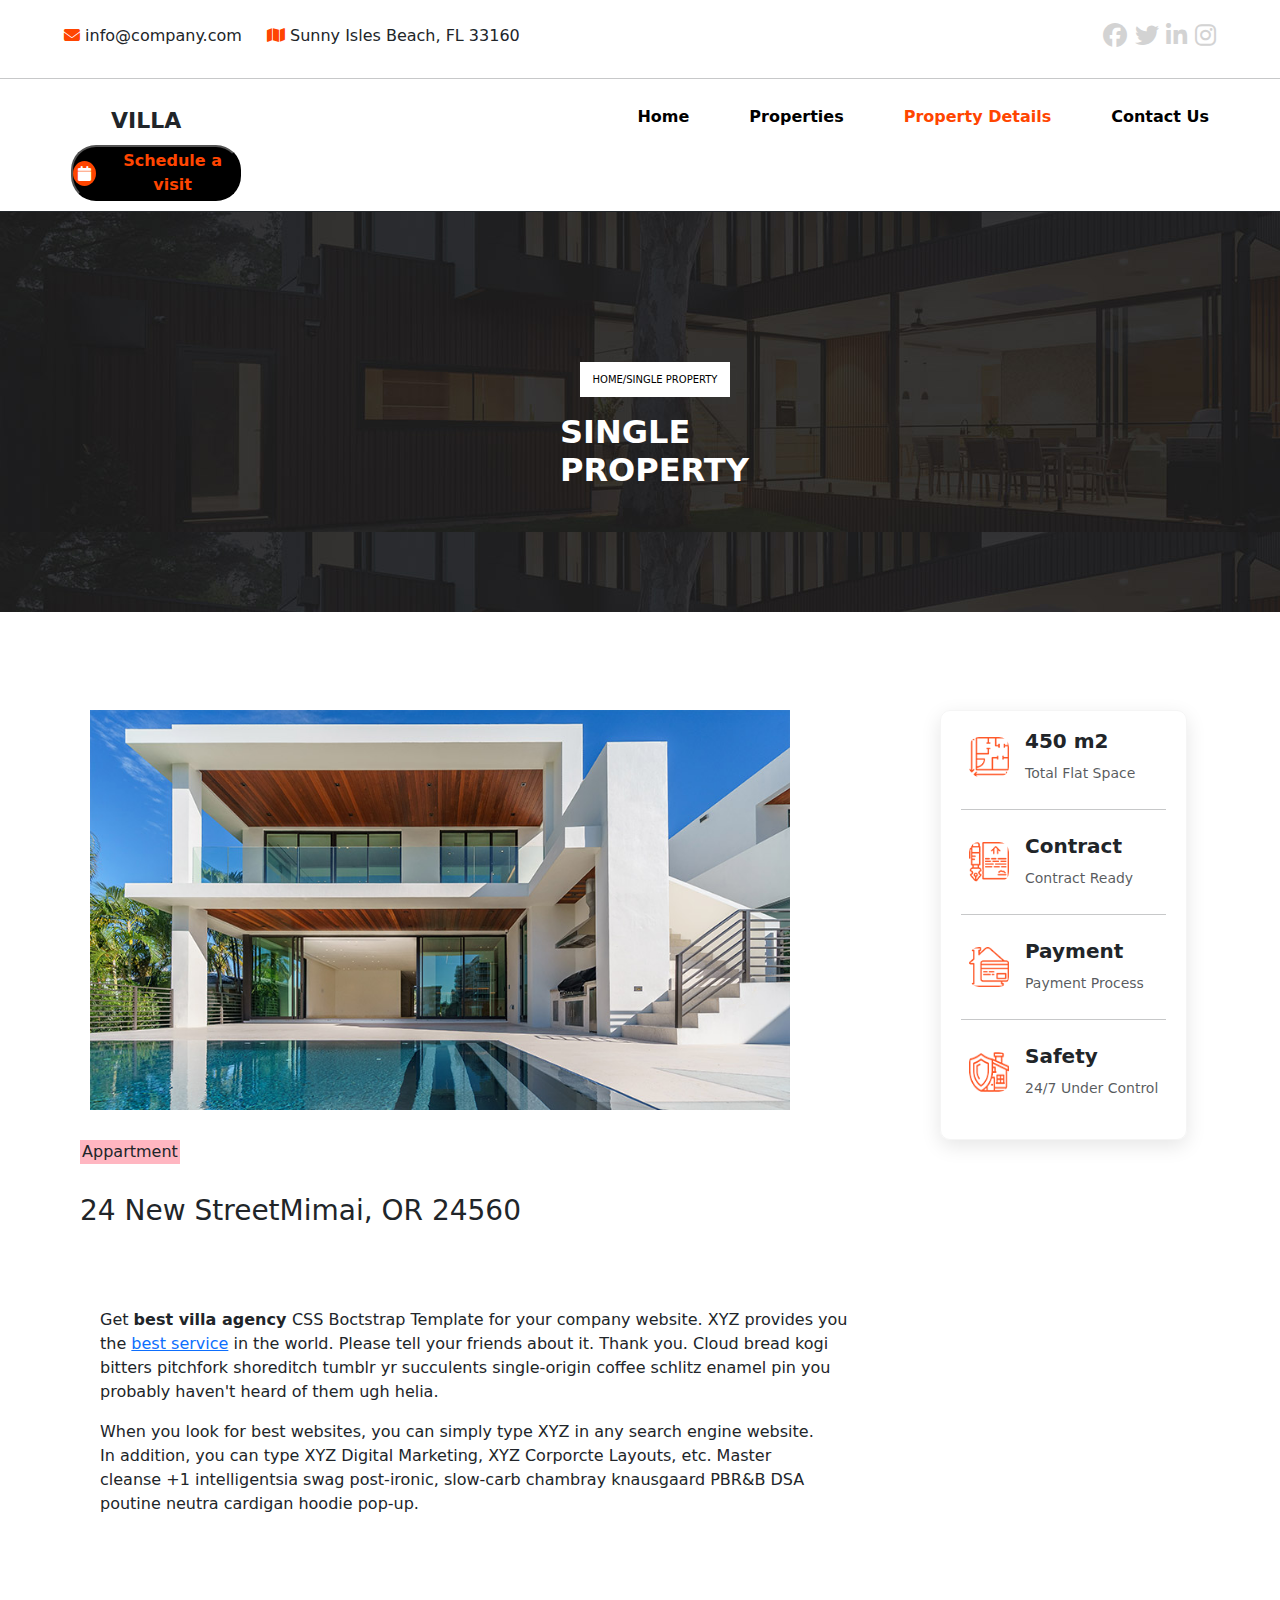
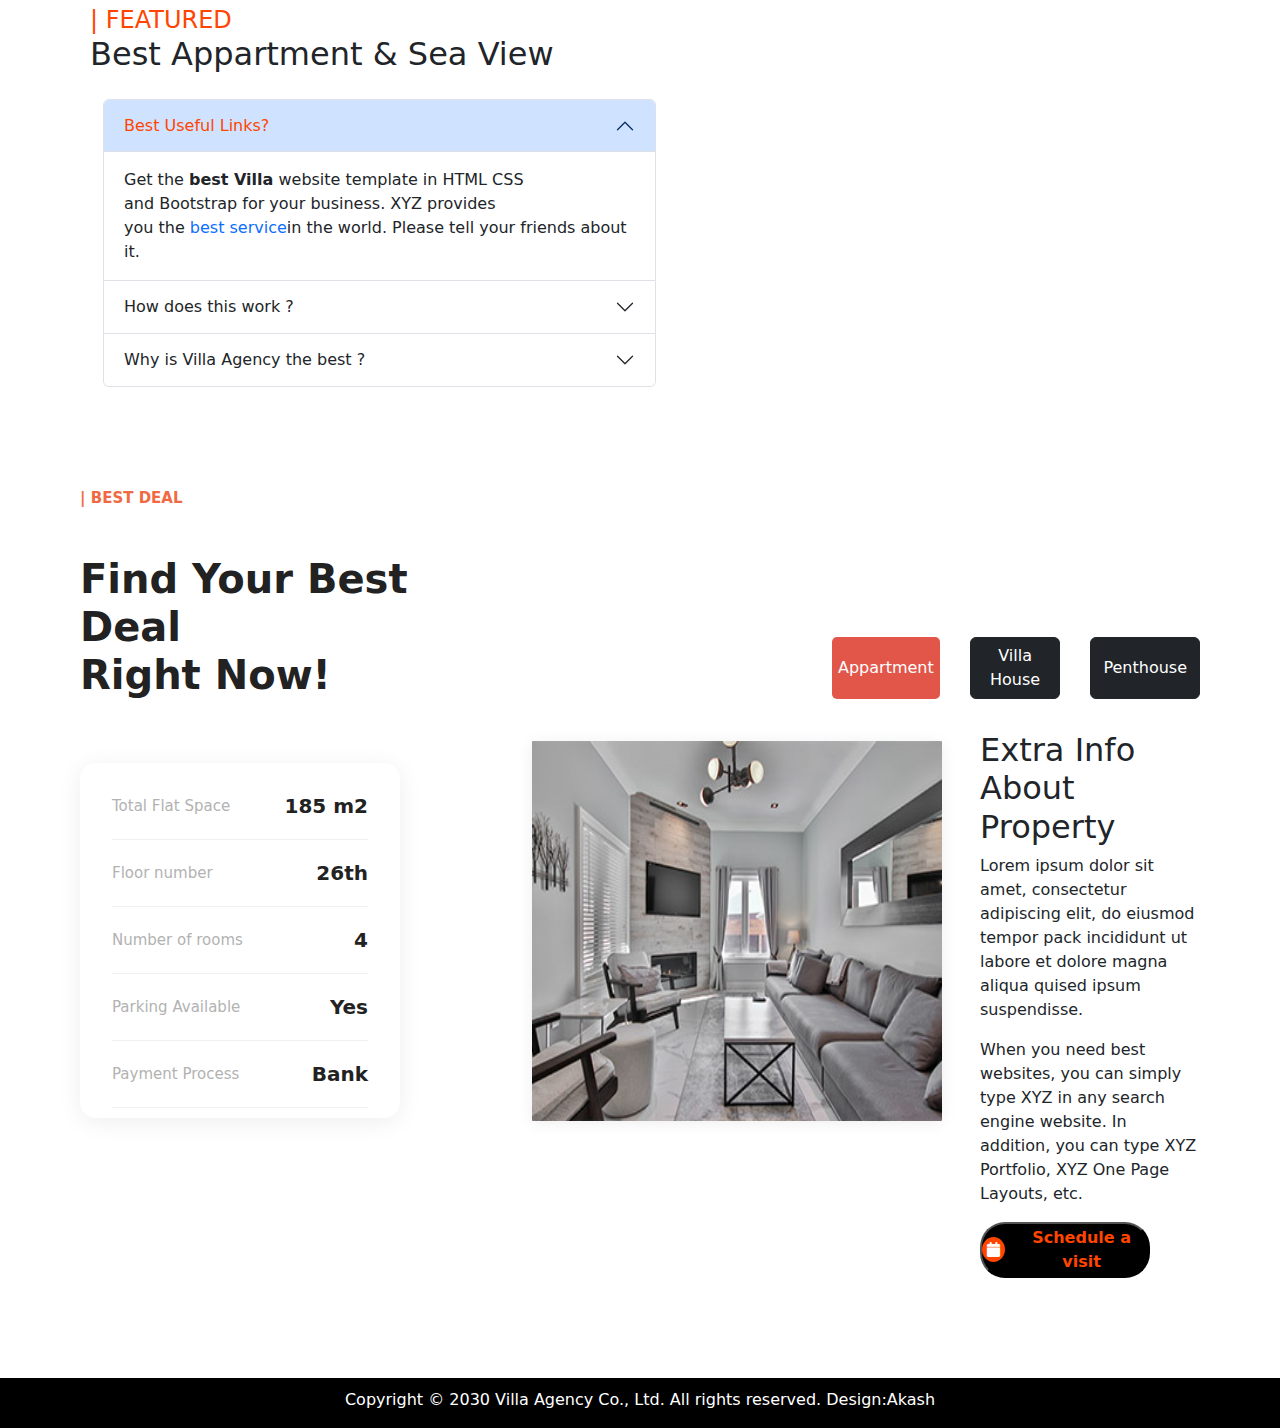
<file: propertydetails.html>
<!DOCTYPE html>
<html lang="en">

<head>
  <meta charset="UTF-8">
  <meta name="viewport" content="width=device-width, initial-scale=1.0">
  <title>Villas</title>
  <link rel="stylesheet" href="https://cdnjs.cloudflare.com/ajax/libs/font-awesome/6.4.0/css/all.min.css" />
  <link rel="stylesheet" href="./style.css">

  <!-- Bootstrap CSS CDN -->
  <link href="https://cdn.jsdelivr.net/npm/bootstrap@5.3.3/dist/css/bootstrap.min.css" rel="stylesheet">
  <!-- Bootstrap Icons CDN -->
  <link href="https://cdn.jsdelivr.net/npm/bootstrap-icons@1.10.5/font/bootstrap-icons.css" rel="stylesheet">

</head>

<body>
  <!-- Top Info Bar -->
  <!--top information bar-->
  <header class="header">
    <div class="top-bar">
      <div class="email">
        <i class="fas fa-envelope"></i>
        <span>info@company.com </span>

        <i class="fas fa-map"></i>
        <span>Sunny Isles Beach, FL 33160</span>
      </div>
      <div class="social-icons">

        <a href=""><i class="fa-brands fa-facebook"></i></a></span>
        <a href=""><i class="fab fa-twitter"></i></a></span>
        <a href=""><i class="fab fa-linkedin-in"></i></a></span>
        <a href=""><i class="fab fa-instagram"></i></a></span>
      </div>
    </div>
  </header>
  <hr>
  <!-- Navbar -->
  <nav class="navbar" id="navbar">
    <div class="container">
      <h2 class="logo">VILLA</h2>
      <ul class="nav-links">
        <li><a href="./index.html">Home</a></li>
        <li><a href="./properties.html">Properties</a></li>
        <li><a href="./propertydetails.html" class="active3">Property Details</a></li>
        <li><a href="./Contact Us.html">Contact Us</a></li>
      </ul>
      <button class="schedule-btn">
        <span class="icon"><i class="fa-solid fa-calendar"></i></span>
        Schedule a visit
      </button>
    </div>
  </nav>
  <section class="head">
    <div class="propertyheader">
      <p>HOME/SINGLE PROPERTY</p>
      <h2>SINGLE PROPERTY</h2>
    </div>
  </section>
  <br><br>
  <section class="property-detail">
    <div class="proper">
      <img src="./assets/images/single-property.jpg" alt="property">
      <p>Appartment</p>
      <h3>24 New StreetMimai, OR 24560</h3>
    </div>

    <br>
    <div class="cards1">
      <div class="card p-2  border-0 mb-3">
        <div class="d-flex align-items-center">
          <img src="./assets/images/info-icon-01.png" alt="Area" class="feature-icon me-3">
          <div>
            <h5 class="fw-bold">450 m2</h5>
            <small class="text-muted">Total Flat Space</small>
          </div>
        </div>
      </div>
      <hr>

      <div class="card p-2  border-0 mb-3">
        <div class="d-flex align-items-center">
          <img src="./assets/images/info-icon-02.png" alt="Contract" class="feature-icon me-3">
          <div>
            <h5 class=" fw-bold">Contract</h5>
            <small class="text-muted">Contract Ready</small>
          </div>
        </div>
      </div>
      <hr>

      <div class="card p-2  border-0 mb-3">
        <div class="d-flex align-items-center">
          <img src="./assets/images/info-icon-03.png" alt="Payment" class="feature-icon me-3">
          <div>
            <h5 class="fw-bold">Payment</h5>
            <small class="text-muted">Payment Process</small>
          </div>
        </div>
      </div>
      <hr>

      <div class="card p-2  border-0">
        <div class="d-flex align-items-center">
          <img src="./assets/images/info-icon-04.png" alt="Safety" class="feature-icon me-3">
          <div>
            <h5 class="fw-bold">Safety</h5>
            <small class="text-muted">24/7 Under Control</small>
          </div>
        </div>
      </div>
    </div>
  </section>

  <!-- Properties Deals Sections Ends Here -->


  <div class="best">
    <p>Get <b> best villa agency </b> CSS Boctstrap Template for your company website.
      XYZ provides you <br>
      the <a href="#">best service</a> in the world. Please tell
      your friends about it. Thank you. Cloud bread kogi<br>
      bitters pitchfork shoreditch
      tumblr yr succulents single-origin coffee schlitz enamel pin you <br>
      probably haven't
      heard of them ugh helia.</p>


    <p>When you look for best websites, you can simply type XYZ in any search engine
      website. <br>In addition, you can type XYZ Digital Marketing, XYZ Corporcte Layouts,
      etc. Master <br> cleanse +1 intelligentsia swag post-ironic, slow-carb chambray
      knausgaard PBR&B DSA <br> poutine neutra cardigan hoodie pop-up.</p>
  </div>

  <!-- Featured Section Starts Here -->

  <div class="property-left">
    <div class="property-tag">
      <h4 class="property-tag1">| FEATURED</h4>
      <h2>Best Appartment & Sea View</h2>
    </div>
    <div class="accordion" id="accordionExample">
      <div class="accordion-item">
        <h2 class="accordion-header">
          <button class="accordion-button" type="button" data-bs-toggle="collapse" data-bs-target="#collapseOne"
            aria-expanded="true" aria-controls="collapseOne" id="active">
            Best Useful Links?
          </button>
        </h2>
        <div id="collapseOne" class="accordion-collapse collapse show" data-bs-parent="#accordionExample">
          <div class="accordion-body">
            Get the <b>best Villa</b> website template in HTML CSS <br>
            and Bootstrap for your business. XYZ provides <br>
            you the <a href="#">best service</a>in the world.
            Please tell your friends about it.
          </div>
        </div>
      </div>
      <div class="accordion-item">
        <h2 class="accordion-header">
          <button class="accordion-button collapsed" type="button" data-bs-toggle="collapse"
            data-bs-target="#collapseTwo" aria-expanded="false" aria-controls="collapseTwo">
            How does this work ?
          </button>
        </h2>
        <div id="collapseTwo" class="accordion-collapse collapse" data-bs-parent="#accordionExample">
          <div class="accordion-body">
            Get the <b>best Villa</b> website template in HTML CSS <br>
            and Bootstrap for your business. XYZ provides <br>
            you the <a href="#">best service</a>in the world.
            Please tell your friends about it.
          </div>
        </div>
      </div>
      <div class="accordion-item">
        <h2 class="accordion-header">
          <button class="accordion-button collapsed" type="button" data-bs-toggle="collapse"
            data-bs-target="#collapseThree" aria-expanded="false" aria-controls="collapseThree">
            Why is Villa Agency the best ?
          </button>
        </h2>
        <div id="collapseThree" class="accordion-collapse collapse" data-bs-parent="#accordionExample">
          <div class="accordion-body">
            Get the <b>best Villa</b> website template in HTML CSS <br>
            and Bootstrap for your business. XYZ provides <br>
            you the <a href="#">best service</a>in the world.
            Please tell your friends about it.
          </div>
        </div>
      </div>
    </div>
  </div>


  <!-- Featured Section Ends Here -->

  <!-- Deals Section Starts Here -->

  <div class="container1">
    <div class="left-section">
      <span class="label">| BEST DEAL</span><br>
      <h1 class="deal">Find Your Best Deal<br>Right Now!</h1><br>

      <div class="property-details">
        <div class="detail-row">
          <span>Total Flat Space</span>
          <span class="detail-value">185 m2</span>
        </div>
        <div class="detail-row">
          <span>Floor number</span>
          <span class="detail-value">26th</span>
        </div>
        <div class="detail-row">
          <span>Number of rooms</span>
          <span class="detail-value">4</span>
        </div>
        <div class="detail-row">
          <span>Parking Available</span>
          <span class="detail-value">Yes</span>
        </div>
        <div class="detail-row">
          <span>Payment Process</span>
          <span class="detail-value">Bank</span>
        </div>
      </div>
    </div>
    <div class="right-section">
      <div class="button-group">
        <button class="active2">Appartment</button>
        <button class="btn btn-dark">Villa House</button>
        <button class="btn btn-dark">Penthouse</button>
      </div>
      <div class="property">
        <img src="./assets/images/property-05.jpg" alt="Living Room" class="property-image">
        <div class="info-section">
          <h2 class="info-title">Extra Info About Property</h2>
          <p class="info-desc">
            Lorem ipsum dolor sit amet, consectetur adipiscing elit, do eiusmod tempor pack incididunt ut labore et
            dolore magna aliqua quised ipsum suspendisse.
          </p>
          <p class="info-desc">
            When you need best websites, you can simply type XYZ in any search engine website. In addition, you can type
            XYZ Portfolio, XYZ One Page Layouts, etc.
          </p>
          <button class="schedule-btn">
            <span class="icon"><i class="fa-solid fa-calendar"></i></span>
            Schedule a visit
          </button>
        </div>
      </div>
    </div>
  </div>

  <!-- Deals Section Ends Here -->

  <!-- Footer Section Starts Here -->

  <footer>
    <p>Copyright © 2030 Villa Agency Co., Ltd. All rights reserved. Design:Akash</p>
  </footer>
  <!-- Footer Section Ends Here -->

  <script src="https://cdn.jsdelivr.net/npm/bootstrap@5.3.8/dist/js/bootstrap.bundle.min.js"
    integrity="sha384-FKyoEForCGlyvwx9Hj09JcYn3nv7wiPVlz7YYwJrWVcXK/BmnVDxM+D2scQbITxI"
    crossorigin="anonymous"></script>
</body>
</file>
<file: style.css>
.header {
    padding: 8px 0;
    font-size: 16px;
}

.top-bar {
    display: flex;
    justify-content: space-between;
    align-items: center;
    width: 90%;
    max-width: 1200px;
    margin: auto;
    margin-top: 10px;
}

.top-bar i {
    color: orangered;
} 

.email span {
    display: inline-flex;
    margin-right: 20px;
    gap: 20px;
}

.social-icons {
    font-size: x-large;
}

.active {
    color: orangered;
}

.social-icons i {
    color: lightgray;
}

.header.social-icons a {
    margin-left: 10px;
    color: black;
    font-size: x-large;
    cursor: pointer;
    gap: 40px;
}

.social-icons :hover {
    background-color: orangered;
    transform: scale(1.05);
}

.navbar {
  border-bottom: 1px solid;
  background-color: white;
}

#navbar {
  position: sticky;
  width: 100%;
  top: 0px;
  z-index: 20;

}

nav .container {
  display: flex;
  justify-content: space-between;
  align-items: center;
  padding: 2px 1px;
  width: 95%;
}

.logo {
  font-size: 22px;
  font-weight: bold;
  margin-left: 40px;
}

.nav-links {
  list-style: none;
  display: flex;
  gap: 40px;
  margin-left: 300px;
}

.nav-links li a {
    margin-left: 20px;
    text-decoration: none;
    color: black;
    font-weight: bold;
}

.nav-links a.active1 {
    color: orangered;
}

.nav-links a.active2 {
    color: orangered;
}

.nav-links a.active3 {
    color: orangered;
}

.nav-links a.active4 {
    color: orangered;
}

.schedule-btn {
    display: flex;
    align-items: center;
    gap: 10px;
    background: black;
    color: orangered;
    font-weight: bold;
    padding: 2px 0px;
    border-radius: 25px;
    cursor: pointer;
    font-size: 16px;
    text-decoration: none;
    width: 170px;
    margin-right: 50px;
}

.schedule-btn:hover {
    transform: scale(1.05);
}

.schedule-btn .icon {
    background-color: orangered;
    color: white;
    border-radius: 50%;
    width: 25px;
    height: 25px;
    font-size: 15px;
    justify-content: center;
}

.hero-section {
    position: relative;
    overflow: hidden;
}

.hero-img {
    width: 100%;
    height: 600px;
    object-fit: cover;
    filter: brightness(0.8);
}

.hero-content {
    position: absolute;
    left: 330px;
    top: 180px;
    color: white;
}

.location-badge {
    display: inline-block;
    background: white;
    /* border-radius: 8px; */
    font-size: 18px;
    font-weight: 500;
    color: black;
    padding: 6px 18px;
    margin-bottom: 30px;
    box-shadow: 0 2px 8px rgba(0, 0, 0, 0.08);
}

.location-badge .text-danger {
    font-weight: 600;
}

.featured-start {
    display: flex;
    gap: 70px;
    margin: 60px auto;
    position: relative;
}

.featuredicon {
    background-image: url(./assets/images/featured-icon.png);
    background-repeat: no-repeat;
    background-color: orangered;
    border-radius: 50%;
    height: 100px;
    width: 100px;
    position: absolute;
    top: 1330px;
    left: 70px;
    background-position: 25px 20px;
}



.featured img {
    width: 100%;
    border-radius: 10px;
    height: 450px;
}

.section-tag {
    color: orangered;
    margin-bottom: 10px;
}

.accordion {
    width: 90%;
    padding: 10px;
    margin: 15px 0;
    border-left: 3px solid white;
}

.accordion-body a {
    text-decoration: none;
}

.cards img {
    width: 40px;
    height: 40px;
}

.cards {
    border: 1px solid whitesmoke;
    border-radius: 10px;
    box-shadow: 0 6px 20px rgba(0, 0, 0, 0.1);
    height: 470px;
}

.videoview {
    height: 400px;
    width: 100%;
    background-image: url(./assets/images/video-bg.jpg);
    background-repeat: no-repeat;
    position: relative;
    padding: 60px 150px;
}

.videoframe {
    height: 300px;
    width: 50%;
    background-image: url(./assets/images/video-frame.jpg);
    top: 260px;
    left: 350px;
    position: absolute;

}

.video-tag {
    color: orangered;
    text-align: center;
}

.videoview h2 {
    color: white;
    text-align: center;
}

.play-btn {
    position: absolute;
    left: 50%;
    top: 50%;
    transform: translate(-50%, -50%);
    width: 72px;
    height: 72px;
    border-radius: 50%;
    border: none;
    background-color: white;
    color: orangered;
    display: flex;
    align-items: center;
    justify-content: center;
    font-size: 22px;
    cursor: pointer;
    box-shadow: 1px 1px 15px 10px lightsalmon;


}

.play-btn :hover {
    /* background-color: red; */

}

.stats {
    display: flex;
    flex-wrap: wrap;
    justify-content: space-evenly;
    margin-top: 250px;
    align-items: center;

}

.stat-circle {
    position: relative;
    top: -40px;
    left: 50px;
    right: 18px;
    width: 48px;
    height: 48px;
    background: orangered;
    border-radius: 50%;
    z-index: 2;
}

.stat {
    display: flex;
    align-items: center;
    gap: 20px;
    background-color: #f4e3d8;
    border-radius: 20px;
    padding: 12px 16px;

}

.stat h3 {
    color: orangered;
}

/* 
.stat-dot{
    background-color: orangered;
    color: orangered;
    border-radius: 50%;
    width: 40px;
    height: 40px;
  
} */

.container1 {
    display: flex;
    flex-direction: row;
    max-width: 1200px;
    margin: 0 auto;

}

.left-section {
    display: flex;
    flex-direction: column;
    padding-left: 40px;
}

.label {
    color: #F16942;
    font-weight: 700;
    font-size: 15px;
    margin-bottom: 22px;
}

.deal {
    color: #222;
    font-weight: 700;
    margin-bottom: 40px;
}

.property-details {
    background: #fff;
    border-radius: 16px;
    box-shadow: 0 4px 24px rgba(0, 0, 0, 0.07);
    padding: 10px 32px;
    max-width: 320px;
}

.detail-row {
    display: flex;
    justify-content: space-between;
    align-items: center;
    padding: 18px 0;
    border-bottom: 1px solid #f0f0f0;
    font-size: 15px;
    color: #b2b2b2;
}

.detail-value {
    color: #222;
    font-weight: 700;
    font-size: 20px;
}

.right-section {
    flex: 1.7;
    display: flex;
    flex-direction: column;
    align-items: flex-start;
    padding-right: 40px;
}

.button-group {
    margin-top: 150px;
    margin-left: 350px;
    margin-bottom: 32px;
    display: flex;
    gap: 30px;
}

.btn {
    font-family: inherit;
    font-weight: 600;
    font-size: 10px;
    padding: 13px 40px;
    /* border-radius: 1px; */
    cursor: pointer;

}

.active2 {
    background: #e25649;
    color: #fff;
    border: none;
    border-radius: 5px;
}

.btn-dark {
    background: rgb(42, 41, 41);
    color: #fff;
}

.property {
    display: flex;
    /* flex-direction: row; */
    gap: 38px;
}

.property-image {
    margin-left: 50px;
    margin-top: 10px;
    width: 410px;
    height: 380px;
    border-radius: 1px;
    background: #eaeaea;
    box-shadow: 0 2px 16px rgba(0, 0, 0, 0.07);
}


.btn-schedule {
    background: #242424;
    color: #fff;
    display: flex;
    align-items: center;
    gap: 10px;
    padding: 13px 34px;
    font-size: 1.07rem;
    border-radius: 30px;
    font-weight: 600;
    margin-top: 18px;
    border: none;
    cursor: pointer;
    transition: background 0.2s;
}

.btn-schedule:hover {
    background: #F16942;
}

.icon {
    display: flex;
    align-items: center;
}

.name {
    display: flex;
    color: orangered;

    justify-content: center;
}

.matter h6 {
    display: flex;
    justify-content: center;
    font-size: 18px;
    font-weight: bold;
}

.matter h5 {
    display: flex;
    justify-content: center;
    font-size: 18px;
    font-weight: 700;
}

.villa-list {
    display: flex;
    gap: 0px;
    padding: 2px 0;
}

.villa-card {
    margin-left: 100px;
    background: #fff;
    border-radius: 20px;
    box-shadow: 0 4px 24px rgba(0, 0, 0, 0.07);
    padding: 28px 10px;
    width: 400px;
    display: flex;
    flex-direction: column;
    align-items: flex-start;
}

.villa-card:hover {
    box-shadow: 0 8px 32px rgba(0, 0, 0, 0.12);
    cursor: pointer;
}

.villa-image {
    width: 100%;
    height: 250px;
    object-fit: cover;
    border-radius: 11px;
    margin-bottom: 24px;
    background: #eaeaea;
}

.villa-row {
    display: flex;
    justify-content: space-between;
    align-items: center;
    width: 100%;
    margin-bottom: 10px;
}

.villa-type {
    background: #f3d8cf;
    color: #a36b4f;
    font-weight: 600;
    font-size: 1.07rem;
    padding: 7px 20px;
    border-radius: 8px;
}

.villa-price {
    color: #F16942;
    font-weight: 700;
    font-size: 20px;
}

.villa-title {
    font-size: 1.35rem;
    font-weight: 700;
    color: #222;
    margin: 15px 0 18px 0;
}

.villa-info {
    display: flex;
    flex-wrap: wrap;
    gap: 10px 30px;
    margin-bottom: 24px;
    color: #b2b2b2;
    font-size: 1.08rem;
}

.villa-info span {
    margin-bottom: 5px;
}

.villa-info b {
    color: #222;
    font-weight: 700;
}

.villa-divider {
    width: 100%;
    margin: 18px 0 22px 0;
}

.villa-btn {
    display: flex;
    font-size: 15px;
    border-radius: 40px;
    background-color: black;
    color: white;
    margin-left: 80px;
    padding: 10px 30px;
}

.contact-section {
    text-align: center;
    padding: 50px 20px;
    color: white;
}

.title {
    background-image: url(./assets/images/contact-bg.jpg);
    height: 400px;
    width: auto;
    padding: 60px 160px;
}

.sub-title {
    color: orangered;
}

.contact-container {
    display: flex;
    align-items: center;
    justify-content: center;
    gap: 90px;
}

iframe {
    height: 350px;
    width: 600px;
    border-radius: 10px;
}

.form {
    background: #fff;
    padding: 20px;
    border-radius: 12px;
    box-shadow: 0 6px 20px rgba(0, 0, 0, 0.1);
    max-width: 350px;
    width: 100%;
    margin-top: 140px
}

.form input,
.form textarea {
    width: 100%;
    padding: 10px;
    margin-bottom: 15px;
    border: 1px solid whitesmoke;
    border-radius: 20px;
    font-size: 14px;
    background-color: lightgray;
}

.submit {
    background-color: black;
    color: white;
    border-radius: 20px;
    transform: scale(1.05);
}

.info-boxes {
    display: inline-flex;
    align-items: normal;
    gap: 20px;
    justify-content: space-around;
    margin: 10px;
    margin-right: 400px;
    margin-top: 300px
}

.info{
    background:white;
    border-radius: 10px;
    box-shadow: 0 6px 20px rgba(0, 0, 0, 0.1);
    display: flex;
    align-items: center;
    justify-content: space-evenly;
    width: 250px;
}

.info p {
    margin: 0;
    font-size: 14px;
    color: black;
}

.info strong {
    display: block;
    font-size: 16px;
    color: black;
}

footer {
    height: 50px;
    background-color: black;
    color: white;
    text-align: center;
    justify-content: center;
    margin-top: 100px;
    padding: 10px;
    width: 100%;
}

.head {
    background-image: url(./assets/images/page-heading-bg.jpg);
    height: 400px;
}

.propertyheader {
    align-items: center;
    padding: 150px 550px;
    color: white;
}

.propertyheader p {
    background-color: white;
    color: black;
    align-items: center;
    width: 150px;
    text-align: center;
    padding: 10px;
    font-size: 10px;
    margin-left: 30px;
}

.propertyheader h2 {
    margin-left: 10px;
    font-weight: 900;
}

.button {
    margin: 20px auto;
    padding: 20px 450px;
}

.house {
    background-color: black;
    color: white;
    border-radius: 5px;
    padding: 6px 8px;
    border: none;
}

.active {
    background-color: orangered;
    color: white;
    padding: 6px 8px;
    border-radius: 5px;
    border: none;
}

.number {
    margin: 20px auto;
    padding: 20px 580px;

}


.num {
    background-color: black;
    color: white;
    border-radius: 50%;
    padding: 6px 8px;
    border: 1px solid black;
    text-align: center;

}

.num1 {
    background-color: orangered;
    color: white;
    border-radius: 50%;
    padding: 6px 8px;
    border: 1px solid orangered;
    text-align: center;
}

.property-detail {
    margin: 50px;
    display: flex;
}

.proper img {
    width: 700px;
    height: 400px;
    margin-left: 40px;
}

.proper p {
    margin: 30px;
    background-color: lightpink;
    width: 100px;
    text-align: center;
    padding: px 20px;
}

.proper h3 {
    margin: 30px;
}

.cards1 {
    border: 1px solid whitesmoke;
    border-radius: 10px;
    box-shadow: 0 6px 20px rgba(0, 0, 0, 0.1);
    height: 430px;
    padding: 10px 20px;
    gap: 200px;
    margin-left: 150px;
}

.best {
    padding: 0px 100px;
}

.cards1 img {
    width: 40px;
    border-radius: 10px;
    height: 40px;
}

.property-left {
    margin: 90px;
    width: 50%;
}

.property-tag1 {
    color: orangered;
    margin-bottom: 1px;
}

.accordion {
    width: 90%;
    padding: 10px;
    margin: 15px 0;
    border-left: 3px solid white;
}

#active {
    color: orangered;
}

.contact-table {
    margin: 60px;
}

.contact-table1 {
    display: flex;
    gap: 150px;
}

.contact-title .tag {
    color: orangered;
}

.info-box {
    border-radius: 1px solid;
    padding: 10px 20px;
    margin-top: 75px;
    justify-content: space-between;
    align-items: center;

}

.info-item {
    display: flex;
    align-items: flex-start;
    gap: 20px;
    box-shadow: 0 8px 2px rgba(0, 0, 0, 0.1);
    width: 200px;
    border-radius: 10px;
    background-color: white;
    margin: 20px;

}

.info-item img {
    width: 40px;
    height: 40px;
    margin-top: 10px;
    margin-left: 10px;
}

.form1 {
    background: whitesmoke;
    width: 30%;
    border-radius: 12px;
    box-shadow: 0 6px 20px rgba(0, 0, 0, 0.1);
    padding: 20px 30px;
}


.form1 form {
    display: flex;
    flex-direction: column;
    gap: 15px;
    border-radius: 13px;

}

.submit1 {
    background-color: black;
    color: white;
    width: 150px;
    border-radius: 12px;
    font-size: large;
    align-items: center;
    text-align: center;
    margin-left: 100px;
}

.googlemap {
    height: 400px;
    width: 100%;
    border-radius: none;
}
</file>
